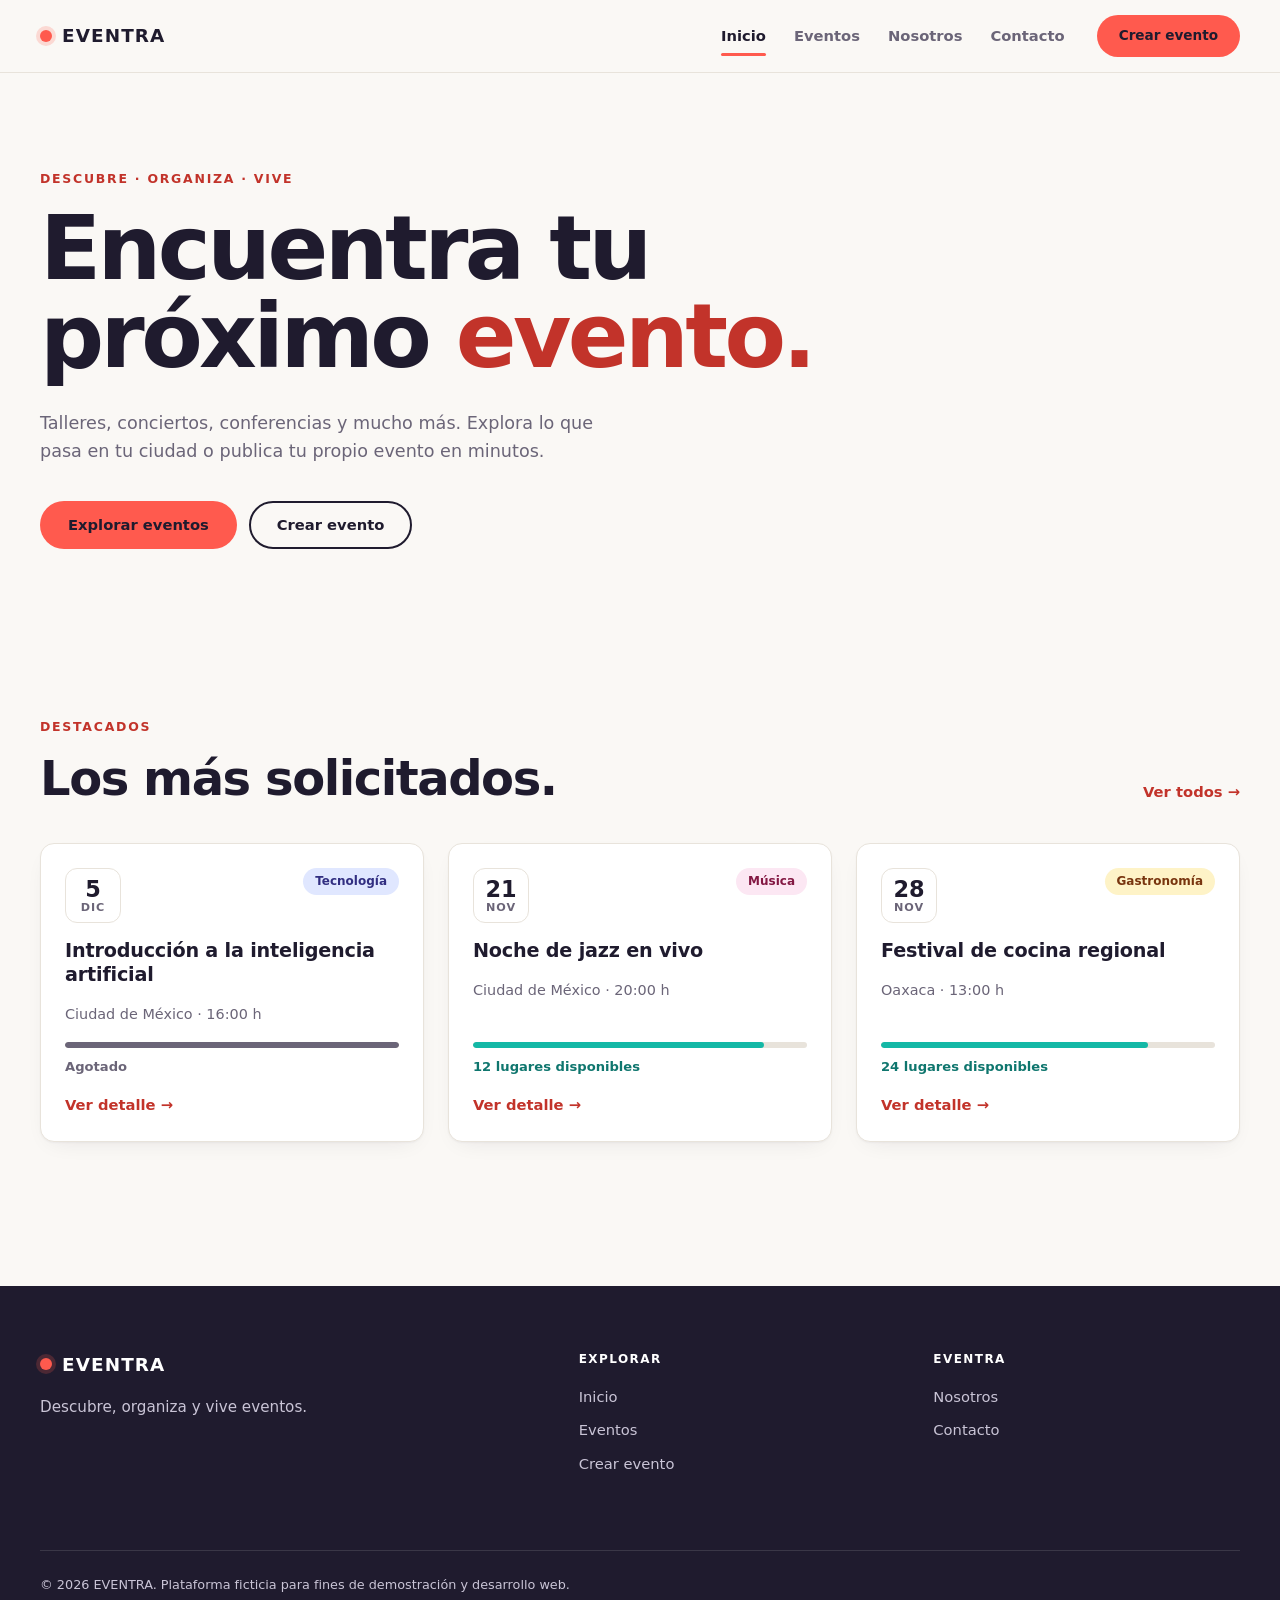
<file: index.html>
<!DOCTYPE html>
<html lang="es">
<head>
    <meta charset="UTF-8">
    <meta name="viewport" content="width=device-width, initial-scale=1.0">
    <title>EVENTRA | Descubre, organiza y vive eventos</title>
    <meta name="description" content="EVENTRA es una plataforma para descubrir eventos, filtrarlos por categoría y ciudad, y publicar los tuyos.">
    <!-- Open Graph -->
    <meta property="og:title" content="EVENTRA | Descubre, organiza y vive eventos">
    <meta property="og:description" content="Descubre eventos, encuentra actividades y publica los tuyos en EVENTRA.">
    <meta property="og:type" content="website">
    <meta property="og:url" content="https://oshlerrch-studio.github.io/eventra/">
    <meta property="og:site_name" content="EVENTRA">
    <meta property="og:locale" content="es_MX">
    <meta property="og:image" content="https://oshlerrch-studio.github.io/eventra/assets/images/og-eventra.png">
    <!-- Favicon -->
    <link rel="icon" type="image/png" href="assets/icons/favicon.png">
    <!-- Estilos -->
    <link rel="stylesheet" href="css/styles.css">
</head>
<body>
    <a class="skip-link" href="#contenido">Saltar al contenido</a>
    <!-- HEADER -->
    <header class="header">
        <div class="header-container">
            <a href="index.html" class="logo">EVENTRA</a>
            <nav class="nav" id="menu" aria-label="Navegación principal">
                <a href="index.html" aria-current="page">Inicio</a>
                <a href="eventos.html">Eventos</a>
                <a href="nosotros.html">Nosotros</a>
                <a href="contacto.html">Contacto</a>
                <a href="crear.html" class="nav-cta">Crear evento</a>
            </nav>
            <a href="crear.html" class="btn btn-primary btn-small header-cta">Crear evento</a>
            <button class="menu-toggle" aria-label="Abrir menú" aria-expanded="false" aria-controls="menu">☰</button>
        </div>
    </header>
    <main id="contenido">
        <section class="hero">
            <p class="eyebrow">Descubre · Organiza · Vive</p>
            <h1>Encuentra tu próximo <span>evento.</span></h1>
            <p class="hero-text">
                Talleres, conciertos, conferencias y mucho más. Explora lo que
                pasa en tu ciudad o publica tu propio evento en minutos.
            </p>
            <div class="hero-actions">
                <a href="eventos.html" class="btn btn-primary">Explorar eventos</a>
                <a href="crear.html" class="btn btn-secondary">Crear evento</a>
            </div>
        </section>
        <section class="section" aria-labelledby="destacados">
            <div class="section-head">
                <div>
                    <p class="eyebrow">Destacados</p>
                    <h2 id="destacados">Los más solicitados.</h2>
                </div>
                <a href="eventos.html" class="text-link">Ver todos →</a>
            </div>
            <!-- Las tarjetas las genera js/inicio.js a partir de js/datos.js -->
            <div class="events-grid" id="eventos-destacados">
                <noscript>
                    <p class="dev-note">Los eventos necesitan JavaScript para mostrarse.</p>
                </noscript>
            </div>
        </section>
    </main>
    <!-- FOOTER -->
    <footer class="footer">
        <div class="footer-container">
            <div class="footer-main">
                <div class="footer-brand">
                    <a href="index.html" class="logo">EVENTRA</a>
                    <p>Descubre, organiza y vive eventos.</p>
                </div>
                <div class="footer-column">
                    <h3>Explorar</h3>
                    <a href="index.html">Inicio</a>
                    <a href="eventos.html">Eventos</a>
                    <a href="crear.html">Crear evento</a>
                </div>
                <div class="footer-column">
                    <h3>EVENTRA</h3>
                    <a href="nosotros.html">Nosotros</a>
                    <a href="contacto.html">Contacto</a>
                </div>
            </div>
            <div class="footer-bottom">
                <p>© 2026 EVENTRA. Plataforma ficticia para fines de demostración y desarrollo web.</p>
            </div>
        </div>
    </footer>
    <script src="js/script.js"></script>
    <script src="js/datos.js"></script>
    <script src="js/storage.js"></script>
    <script src="js/tarjeta.js"></script>
    <script src="js/inicio.js"></script>
</body>
</html>
</file>
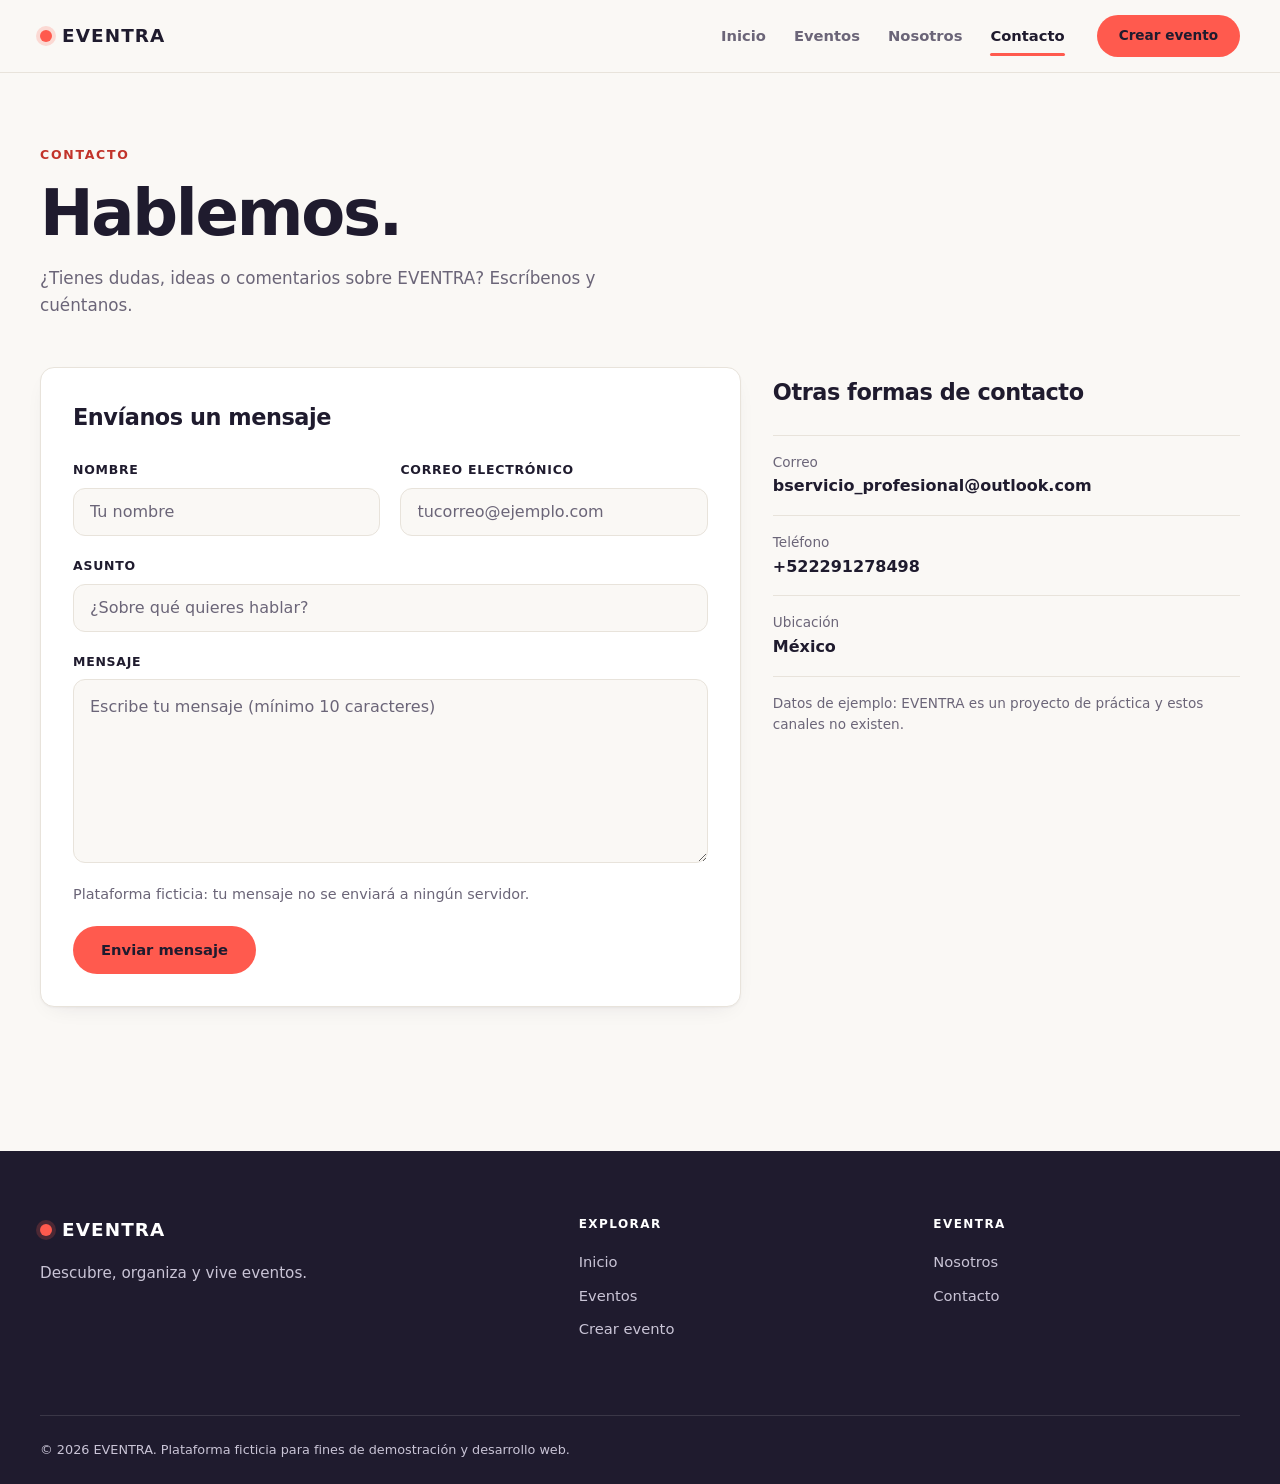
<file: contacto.html>
<!DOCTYPE html>
<html lang="es">
<head>
    <meta charset="UTF-8">
    <meta name="viewport" content="width=device-width, initial-scale=1.0">
    <title>Contacto | EVENTRA</title>
    <meta name="description" content="Escribe al equipo de EVENTRA, una plataforma ficticia de eventos creada como proyecto de práctica.">
     <!-- Open Graph -->
    <meta property="og:title" content="EVENTRA | Descubre, organiza y vive eventos">
    <meta property="og:description" content="Descubre eventos, encuentra actividades y publica los tuyos en EVENTRA.">
    <meta property="og:type" content="website">
    <meta property="og:url" content="https://oshlerrch-studio.github.io/eventra/contacto.html">
    <meta property="og:site_name" content="EVENTRA">
    <meta property="og:locale" content="es_MX">
    <meta property="og:image" content="https://oshlerrch-studio.github.io/eventra/assets/images/og-eventra.png">
    <!-- Favicon -->
    <link rel="icon" href="assets/icons/favicon.png" type="image/png">
    <link rel="stylesheet" href="css/styles.css">
</head>
<body>
    <a class="skip-link" href="#contenido">Saltar al contenido</a>
    <!-- HEADER -->
    <header class="header">
        <div class="header-container">
            <a href="index.html" class="logo">EVENTRA</a>
            <nav class="nav" id="menu" aria-label="Navegación principal">
                <a href="index.html">Inicio</a>
                <a href="eventos.html">Eventos</a>
                <a href="nosotros.html">Nosotros</a>
                <a href="contacto.html" aria-current="page">Contacto</a>
                <a href="crear.html" class="nav-cta">Crear evento</a>
            </nav>
            <a href="crear.html" class="btn btn-primary btn-small header-cta">Crear evento</a>
            <button class="menu-toggle" aria-label="Abrir menú" aria-expanded="false" aria-controls="menu">☰</button>
        </div>
    </header>
    <main id="contenido">
        <section class="page-header">
            <p class="eyebrow">Contacto</p>
            <h1>Hablemos.</h1>
            <p>
                ¿Tienes dudas, ideas o comentarios sobre EVENTRA?
                Escríbenos y cuéntanos.
            </p>
        </section>
        <section class="section contact-layout" style="padding-top: 0;">
            <form class="contact-form" id="form-contacto" novalidate aria-labelledby="titulo-form">
                <h2 id="titulo-form">Envíanos un mensaje</h2>
                <div class="contact-row">
                    <div class="field">
                        <label for="nombre">Nombre</label>
                        <input type="text" id="nombre" name="nombre" autocomplete="name" maxlength="80" placeholder="Tu nombre" required>
                    </div>
                    <div class="field">
                        <label for="correo">Correo electrónico</label>
                        <input type="email" id="correo" name="correo" autocomplete="email" maxlength="120" placeholder="tucorreo@ejemplo.com" required>
                    </div>
                </div>
                <div class="field">
                    <label for="asunto">Asunto</label>
                    <input type="text" id="asunto" name="asunto" maxlength="120" placeholder="¿Sobre qué quieres hablar?" required>
                </div>
                <div class="field">
                    <label for="mensaje">Mensaje</label>
                    <textarea id="mensaje" name="mensaje" rows="6" maxlength="1000" placeholder="Escribe tu mensaje (mínimo 10 caracteres)" required></textarea>
                </div>
                <p class="form-note">
                    Plataforma ficticia: tu mensaje no se enviará a ningún servidor.
                </p>
                <button type="submit" class="btn btn-primary">Enviar mensaje</button>
                <p id="mensaje-contacto" class="form-status" role="status" aria-live="polite"></p>
            </form>
            <aside class="contact-info" aria-labelledby="titulo-info">
                <h2 id="titulo-info">Otras formas de contacto</h2>
                <div class="contact-item">
                    <span>Correo</span>
                    <strong>bservicio_profesional@outlook.com</strong>
                </div>
                <div class="contact-item">
                    <span>Teléfono</span>
                    <strong>+522291278498</strong>
                </div>
                <div class="contact-item">
                    <span>Ubicación</span>
                    <strong>México</strong>
                </div>
                <p class="contact-info-note">
                    Datos de ejemplo: EVENTRA es un proyecto de práctica y estos
                    canales no existen.
                </p>
            </aside>
        </section>
    </main>
    <!-- FOOTER -->
    <footer class="footer">
        <div class="footer-container">
            <div class="footer-main">
                <div class="footer-brand">
                    <a href="index.html" class="logo">EVENTRA</a>
                    <p>Descubre, organiza y vive eventos.</p>
                </div>
                <div class="footer-column">
                    <h3>Explorar</h3>
                    <a href="index.html">Inicio</a>
                    <a href="eventos.html">Eventos</a>
                    <a href="crear.html">Crear evento</a>
                </div>
                <div class="footer-column">
                    <h3>EVENTRA</h3>
                    <a href="nosotros.html">Nosotros</a>
                    <a href="contacto.html">Contacto</a>
                </div>
            </div>
            <div class="footer-bottom">
                <p>© 2026 EVENTRA. Plataforma ficticia para fines de demostración y desarrollo web.</p>
            </div>
        </div>
    </footer>
    <script src="js/script.js"></script>
    <script src="js/contacto.js"></script>
</body>
</html>
</file>
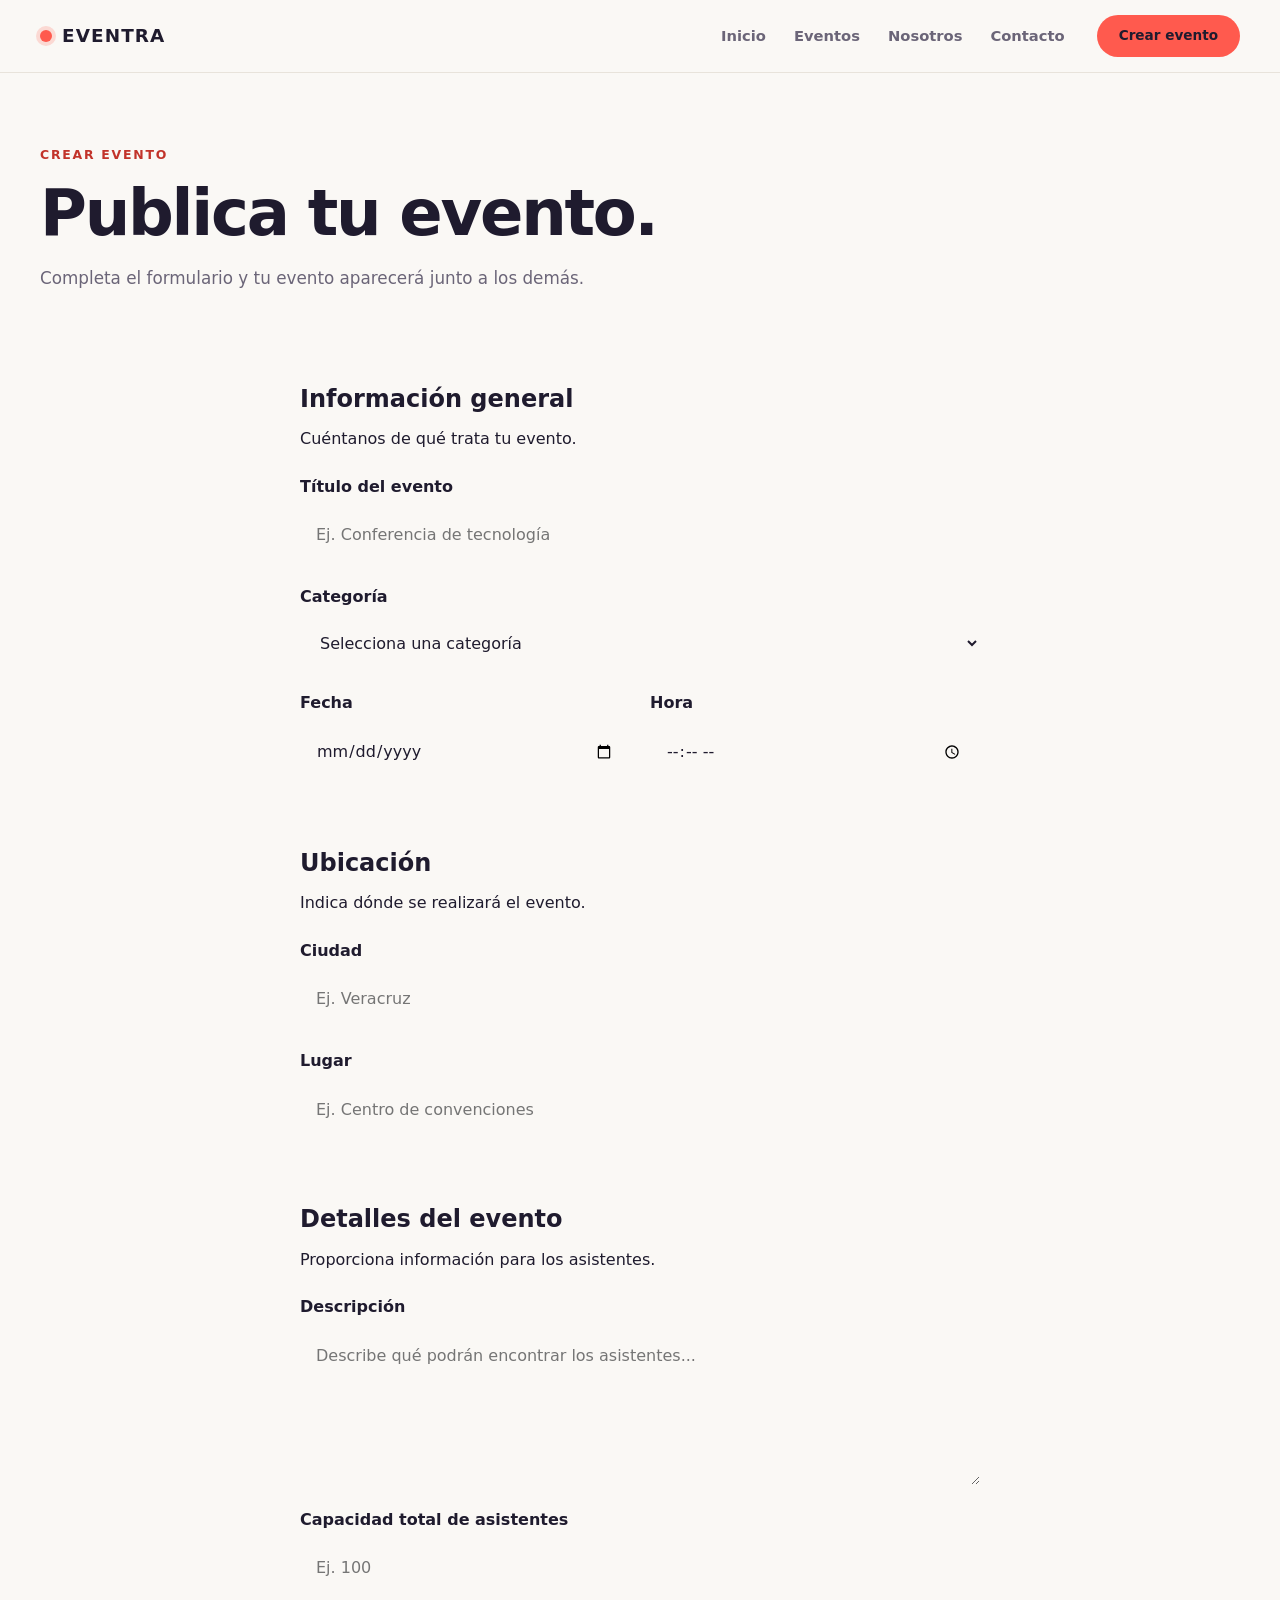
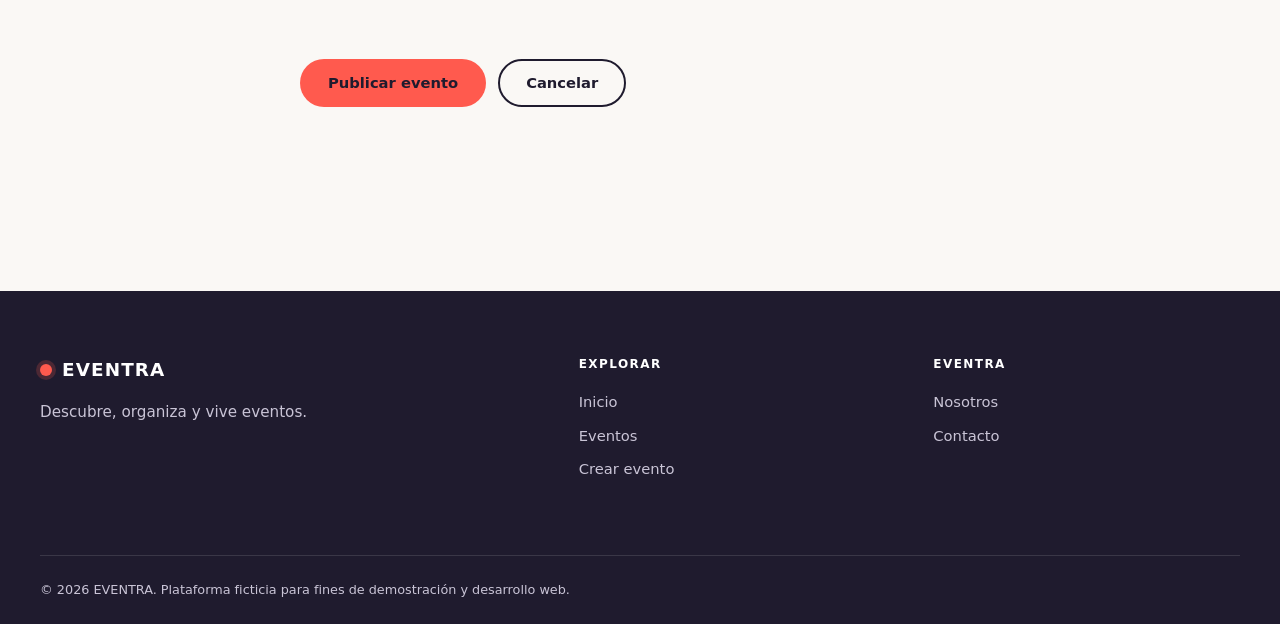
<file: crear.html>
<!DOCTYPE html>
<html lang="es">
<head>
    <meta charset="UTF-8">
    <meta name="viewport" content="width=device-width, initial-scale=1.0">
    <title>Crear evento | EVENTRA</title>
    <meta name="description" content="Publica un evento nuevo en EVENTRA completando un formulario.">
     <!-- Open Graph -->
    <meta property="og:title" content="EVENTRA | Descubre, organiza y vive eventos">
    <meta property="og:description" content="Descubre eventos, encuentra actividades y publica los tuyos en EVENTRA.">
    <meta property="og:type" content="website">
    <meta property="og:url" content="https://oshlerrch-studio.github.io/eventra/crear.html">
    <meta property="og:site_name" content="EVENTRA">
    <meta property="og:locale" content="es_MX">
    <meta property="og:image" content="https://oshlerrch-studio.github.io/eventra/assets/images/og-eventra.png">
    <!-- Favicon -->
    <link rel="icon" href="assets/icons/favicon.png" type="image/png">
    <link rel="stylesheet" href="css/styles.css">
</head>
<body>
    <a class="skip-link" href="#contenido">Saltar al contenido</a>
    <!-- HEADER -->
    <header class="header">
        <div class="header-container">
            <a href="index.html" class="logo">EVENTRA</a>
            <nav class="nav" id="menu" aria-label="Navegación principal">
                <a href="index.html">Inicio</a>
                <a href="eventos.html">Eventos</a>
                <a href="nosotros.html">Nosotros</a>
                <a href="contacto.html">Contacto</a>
                <a href="crear.html" class="nav-cta" aria-current="page">Crear evento</a>
            </nav>
            <a href="crear.html" class="btn btn-primary btn-small header-cta">Crear evento</a>
            <button class="menu-toggle" aria-label="Abrir menú" aria-expanded="false" aria-controls="menu">☰</button>
        </div>
    </header>
    <main id="contenido">
        <section class="page-header">
            <p class="eyebrow">Crear evento</p>
            <h1>Publica tu evento.</h1>
            <p>Completa el formulario y tu evento aparecerá junto a los demás.</p>
        </section>
        <section class="section crear-section">
            <form id="form-crear-evento" class="form-evento">
                 <!-- INFORMACIÓN GENERAL -->
                    <div class="form-section">
                        <div class="form-section-header">
                            <h2>Información general</h2>
                            <p>Cuéntanos de qué trata tu evento.</p>
                        </div>
                        <div class="form-group">
                        <label for="titulo">Título del evento</label>
                        <input
                            type="text"
                            id="titulo"
                            name="titulo"
                            placeholder="Ej. Conferencia de tecnología"
                            required
                            maxlength="100"
                        >
                    </div>
                    <div class="form-group">
                        <label for="categoria">Categoría</label>
                        <select id="categoria" name="categoria" required>
                            <option value="">Selecciona una categoría</option>
                            <option value="tecnologia">Tecnología</option>
                            <option value="musica">Música</option>
                            <option value="deporte">Deporte</option>
                            <option value="gastronomia">Gastronomía</option>
                            <option value="negocios">Negocios</option>
                            <option value="cultura">Cultura</option>
                        </select>
                    </div>
                    <div class="form-row">
                        <div class="form-group">
                            <label for="fecha">Fecha</label>
                            <input
                                type="date"
                                id="fecha"
                                name="fecha"
                                required
                                >
                            </div>
                            <div class="form-group">
                               <label for="hora">Hora</label>
                               <input
                                type="time"
                                id="hora"
                                name="hora"
                                required
                            >
                        </div>
                    </div>
                </div>
                <!-- UBICACIÓN -->
                <div class="form-section">
                    <div class="form-section-header">
                        <h2>Ubicación</h2>
                        <p>Indica dónde se realizará el evento.</p>
                    </div>
                    <div class="form-group">
                        <label for="ciudad">Ciudad</label>
                        <input 
                            type="text"
                            id="ciudad"
                            name="ciudad"
                            placeholder="Ej. Veracruz"
                            required
                            maxlength="80"
                        >
                    </div>
                    <div class="form-group">
                        <label for="lugar">Lugar</label>
                        <input
                            type="text"
                            id="lugar"
                            name="lugar"
                            placeholder="Ej. Centro de convenciones"
                            required
                            maxlength="120"
                        >
                    </div>
                </div>
                <!-- DETALLES -->
                <div class="form-section">
                    <div class="form-section-header">
                        <h2>Detalles del evento</h2>
                        <p>Proporciona información para los asistentes.</p>
                    </div>
                    <div class="form-group">
                        <label for="descripcion">Descripción</label>
                        <textarea
                            id="descripcion"
                            name="descripcion"
                            rows="5"
                            placeholder="Describe qué podrán encontrar los asistentes..."
                            required
                            maxlength="1000"
                        ></textarea>
                    </div>
                    <div class="form-group">
                        <label for="cupos">Capacidad total de asistentes</label>
                        <input
                            type="number"
                            id="cupos"
                            name="cupos"
                            min="1"
                            max="10000"
                            placeholder="Ej. 100"
                            required
                        >
                    </div>
                </div>
                <!-- ACCIONES -->
                <p id="mensaje-formulario" class="mensaje-formulario"
                   role="status" aria-live="polite"></p>
                <div class="form-actions">
                    <button type="submit" class="btn btn-primary">
                        Publicar evento
                    </button>
                    <a href="eventos.html" class="btn btn-secondary">
                        Cancelar
                    </a>
                </div>
            </form>
        </section>
    </main>
    <!-- FOOTER -->
    <footer class="footer">
        <div class="footer-container">
            <div class="footer-main">
                <div class="footer-brand">
                    <a href="index.html" class="logo">EVENTRA</a>
                    <p>Descubre, organiza y vive eventos.</p>
                </div>
                <div class="footer-column">
                    <h3>Explorar</h3>
                    <a href="index.html">Inicio</a>
                    <a href="eventos.html">Eventos</a>
                    <a href="crear.html">Crear evento</a>
                </div>
                <div class="footer-column">
                    <h3>EVENTRA</h3>
                    <a href="nosotros.html">Nosotros</a>
                    <a href="contacto.html">Contacto</a>
                </div>
            </div>
            <div class="footer-bottom">
                <p>© 2026 EVENTRA. Plataforma ficticia para fines de demostración y desarrollo web.</p>
            </div>
        </div>
    </footer>
    <script src="js/script.js"></script>
    <script src="js/datos.js"></script>
    <script src="js/storage.js"></script>
    <script src="js/crear.js"></script>
</body>
</html>
</file>
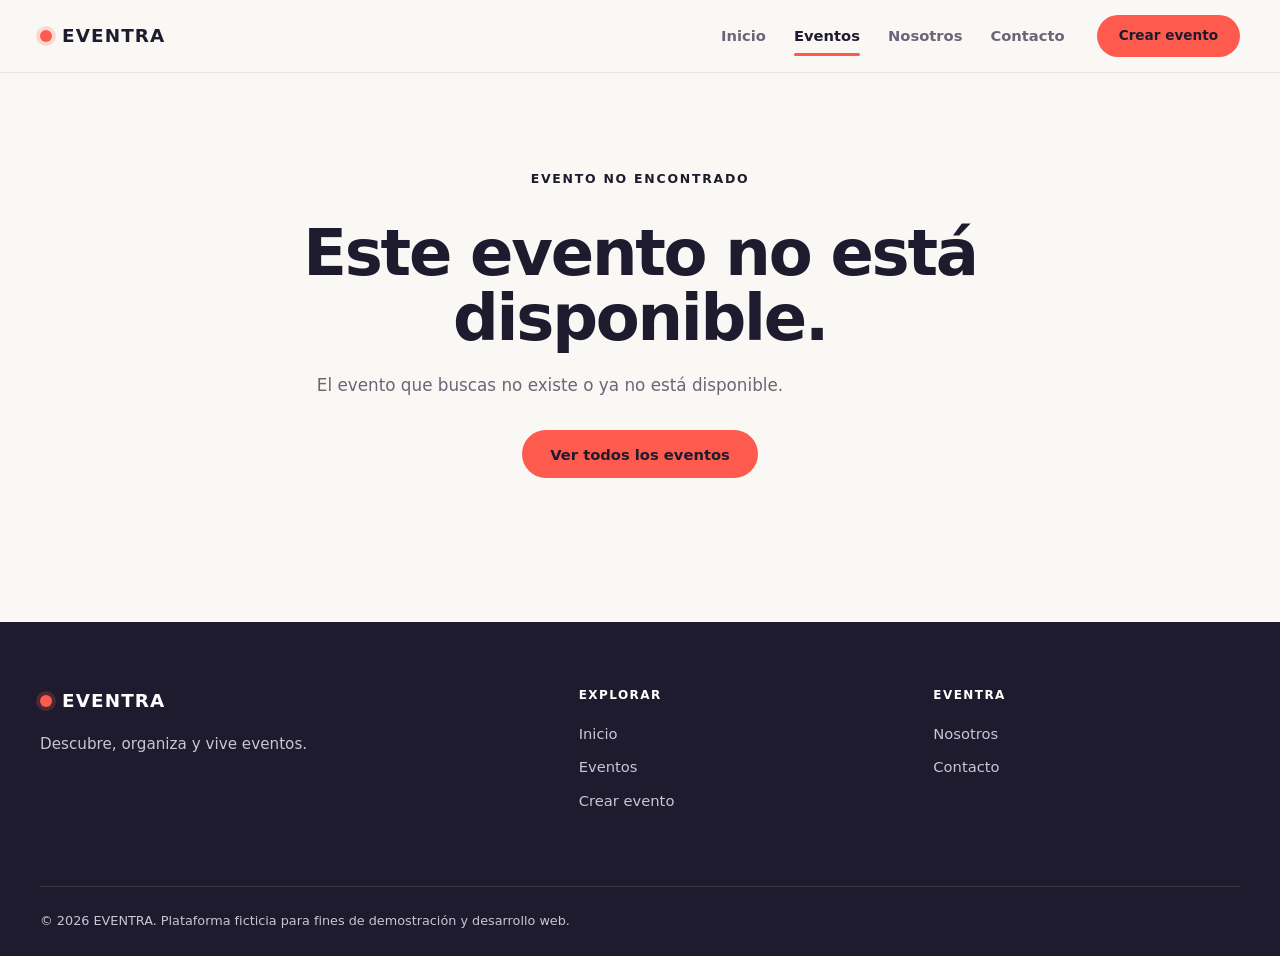
<file: evento.html>
<!DOCTYPE html>
<html lang="es">
<head>
    <meta charset="UTF-8">
    <meta name="viewport" content="width=device-width, initial-scale=1.0">
    <title>Evento | EVENTRA</title>
    <meta name="description" content="Información completa de un evento en EVENTRA.">
     <!-- Open Graph -->
    <meta property="og:title" content="EVENTRA | Descubre, organiza y vive eventos">
    <meta property="og:description" content="Descubre eventos, encuentra actividades y publica los tuyos en EVENTRA.">
    <meta property="og:type" content="website">
    <meta property="og:url" content="https://oshlerrch-studio.github.io/eventra/evento.html">
    <meta property="og:site_name" content="EVENTRA">
    <meta property="og:locale" content="es_MX">
    <meta property="og:image" content="https://oshlerrch-studio.github.io/eventra/assets/images/og-eventra.png">
    <!-- Favicon -->
    <link rel="icon" href="assets/icons/favicon.png" type="image/png">
    <link rel="stylesheet" href="css/styles.css">
</head>
<body>
    <a class="skip-link" href="#contenido">Saltar al contenido</a>
    <!-- HEADER -->
    <header class="header">
        <div class="header-container">
            <a href="index.html" class="logo">EVENTRA</a>
            <nav class="nav" id="menu" aria-label="Navegación principal">
                <a href="index.html">Inicio</a>
                <a href="eventos.html" aria-current="page">Eventos</a>
                <a href="nosotros.html">Nosotros</a>
                <a href="contacto.html">Contacto</a>
                <a href="crear.html" class="nav-cta">Crear evento</a>
            </nav>
            <a href="crear.html" class="btn btn-primary btn-small header-cta">Crear evento</a>
            <button class="menu-toggle" aria-label="Abrir menú" aria-expanded="false" aria-controls="menu">☰</button>
        </div>
    </header>
    <main id="contenido">
        <!-- Se muestra solo si el id de la URL no existe -->
        <div id="evento-error" class="evento-error" hidden>
            <p class="eyebrow">Evento no encontrado</p>
            <h1>Este evento no está disponible.</h1>
            <p>
                El evento que buscas no existe o ya no está disponible.
            </p>
            <a href="eventos.html" class="btn btn-primary">
                Ver todos los eventos
            </a>
        </div>
        <!-- hidden: evento.js lo muestra cuando encuentra el evento -->
        <section class="evento-detalle" hidden>
            <a href="eventos.html" class="text-link evento-volver">← Todos los eventos</a>
            <div class="evento-detalle-header">
                <span id="evento-categoria" class="badge"></span>
                <h1 id="evento-titulo"></h1>
                <div class="evento-meta">
                    <span id="evento-fecha"></span>
                    <span id="evento-hora"></span>
                    <span id="evento-ciudad"></span>
                </div>
            </div>
            <div class="evento-detalle-grid">
                <div class="evento-detalle-principal">
                    <div
                        id="evento-imagen"
                        class="evento-imagen"
                        aria-hidden="true"
                    ></div>
                    <div class="evento-descripcion">
                        <h2>Sobre este evento</h2>
                        <p id="evento-descripcion"></p>
                    </div>
                </div>
                <aside class="evento-info">
                    <h2>Información</h2>
                    <div class="evento-info-item">
                        <span>Lugar</span>
                        <strong id="evento-lugar"></strong>
                    </div>
                    <div class="evento-info-item">
                        <span>Cupos disponibles</span>
                        <strong id="evento-cupos"></strong>
                    </div>
                    <button
                        type="button"
                        class="btn btn-primary"
                        id="btn-registro"
                    >
                        Registrarme
                    </button>
                </aside>
            </div>
        </section>
    </main>
    <!-- FOOTER -->
    <footer class="footer">
        <div class="footer-container">
            <div class="footer-main">
                <div class="footer-brand">
                    <a href="index.html" class="logo">EVENTRA</a>
                    <p>Descubre, organiza y vive eventos.</p>
                </div>
                <div class="footer-column">
                    <h3>Explorar</h3>
                    <a href="index.html">Inicio</a>
                    <a href="eventos.html">Eventos</a>
                    <a href="crear.html">Crear evento</a>
                </div>
                <div class="footer-column">
                    <h3>EVENTRA</h3>
                    <a href="nosotros.html">Nosotros</a>
                    <a href="contacto.html">Contacto</a>
                </div>
            </div>
            <div class="footer-bottom">
                <p>© 2026 EVENTRA. Plataforma ficticia para fines de demostración y desarrollo web.</p>
            </div>
        </div>
    </footer>
    <script src="js/script.js"></script>
    <script src="js/datos.js"></script>
    <script src="js/storage.js"></script>
    <script src="js/evento.js"></script>
</body>
</html>
</file>
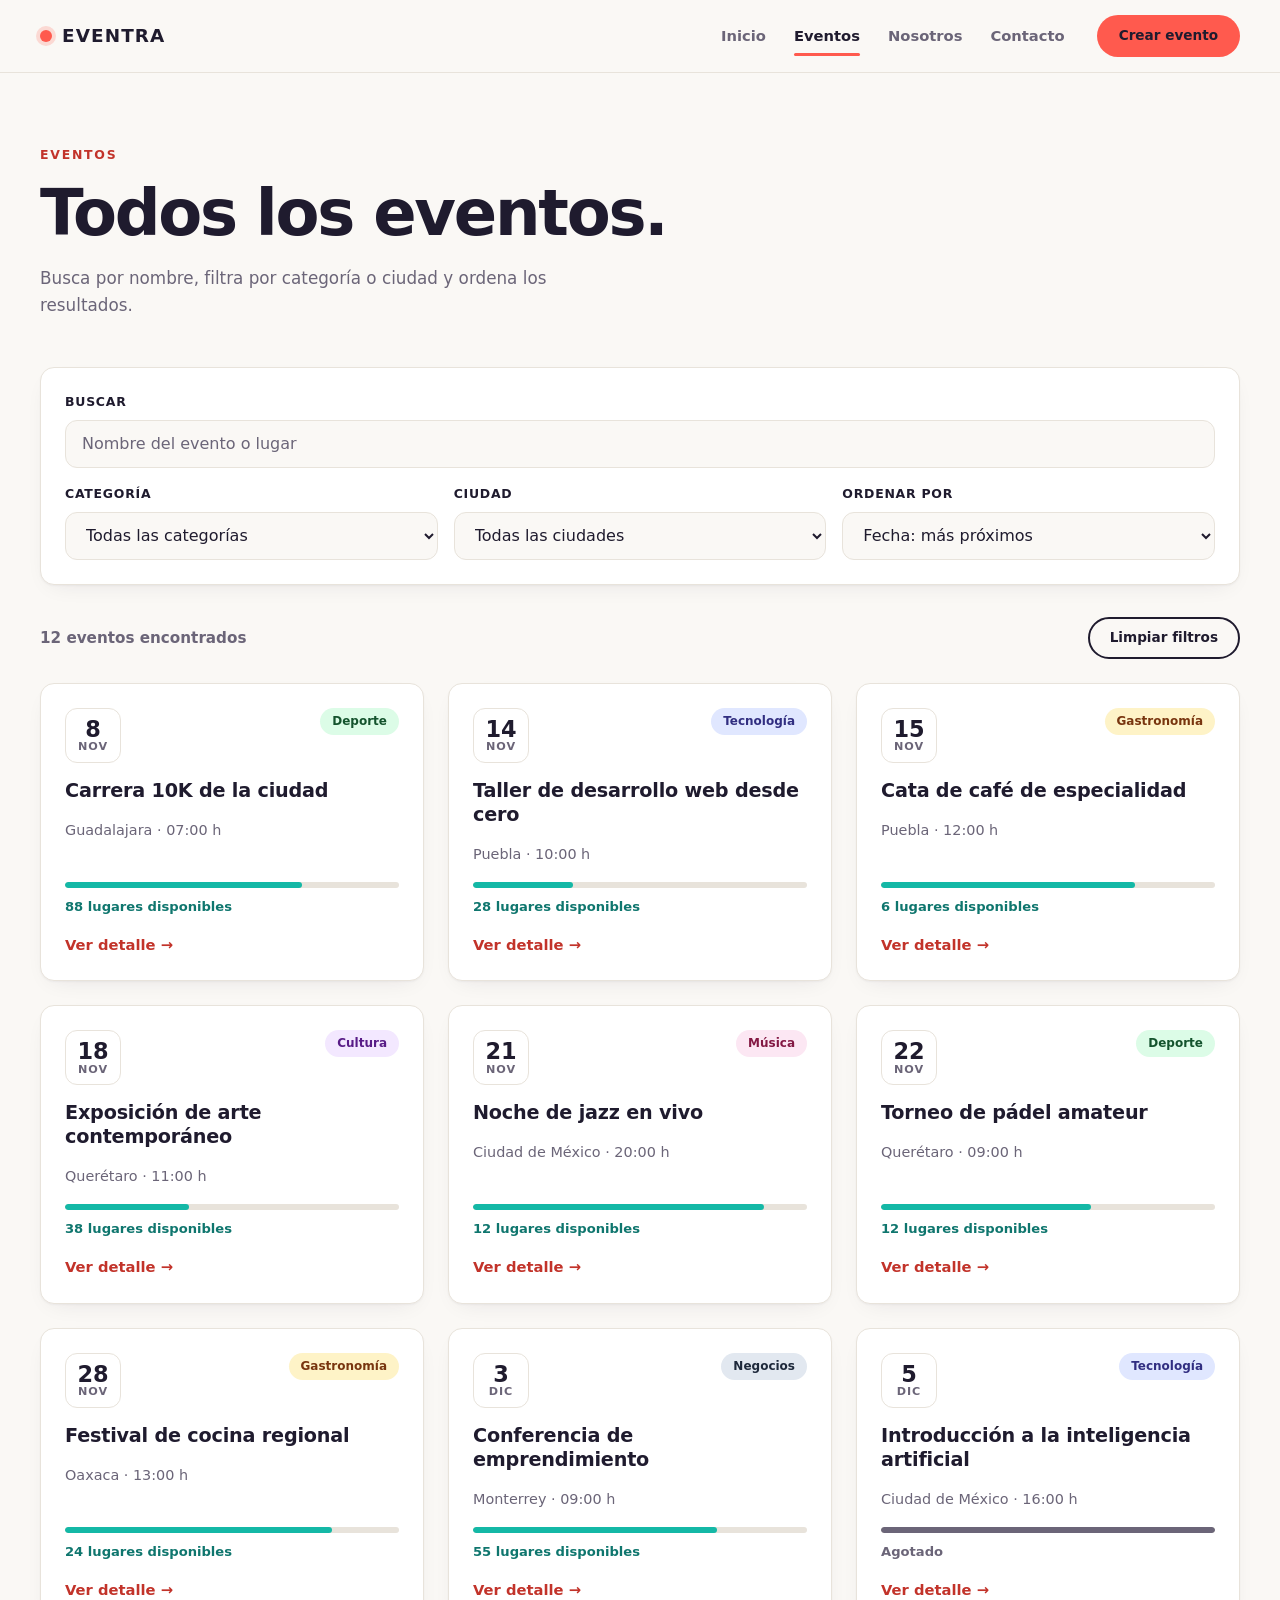
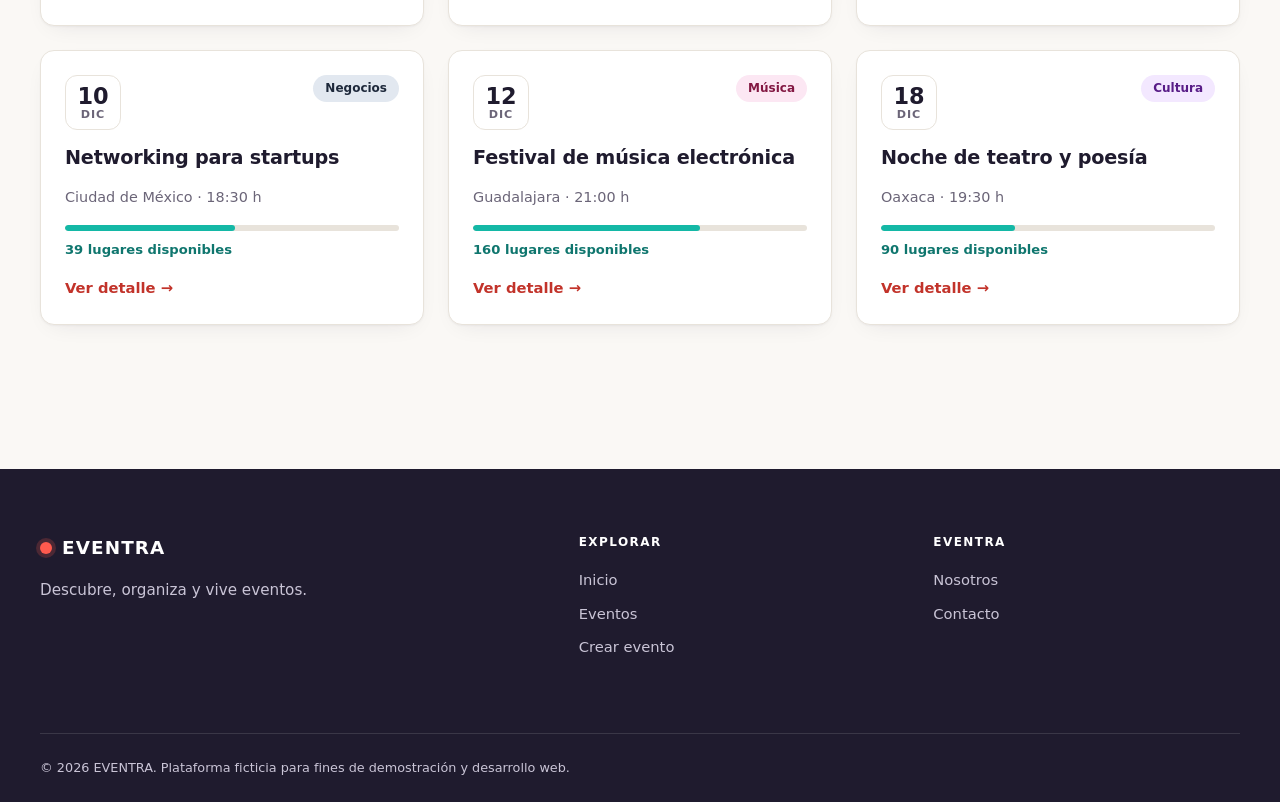
<file: eventos.html>
<!DOCTYPE html>
<html lang="es">
<head>
    <meta charset="UTF-8">
    <meta name="viewport" content="width=device-width, initial-scale=1.0">
    <title>Eventos | EVENTRA</title>
    <meta name="description" content="Explora, busca y filtra todos los eventos disponibles en EVENTRA por categoría, ciudad y fecha.">
     <!-- Open Graph -->
    <meta property="og:title" content="EVENTRA | Descubre, organiza y vive eventos">
    <meta property="og:description" content="Descubre eventos, encuentra actividades y publica los tuyos en EVENTRA.">
    <meta property="og:type" content="website">
    <meta property="og:url" content="https://oshlerrch-studio.github.io/eventra/eventos.html">
    <meta property="og:site_name" content="EVENTRA">
    <meta property="og:locale" content="es_MX">
    <meta property="og:image" content="https://oshlerrch-studio.github.io/eventra/assets/images/og-eventra.png">
    <!-- Favicon -->
    <link rel="icon" href="assets/icons/favicon.png" type="image/png">
    <link rel="stylesheet" href="css/styles.css">
</head>
<body>
    <a class="skip-link" href="#contenido">Saltar al contenido</a>
    <!-- HEADER -->
    <header class="header">
        <div class="header-container">
            <a href="index.html" class="logo">EVENTRA</a>
            <nav class="nav" id="menu" aria-label="Navegación principal">
                <a href="index.html">Inicio</a>
                <a href="eventos.html" aria-current="page">Eventos</a>
                <a href="nosotros.html">Nosotros</a>
                <a href="contacto.html">Contacto</a>
                <a href="crear.html" class="nav-cta">Crear evento</a>
            </nav>
            <a href="crear.html" class="btn btn-primary btn-small header-cta">Crear evento</a>
            <button class="menu-toggle" aria-label="Abrir menú" aria-expanded="false" aria-controls="menu">☰</button>
        </div>
    </header>
    <main id="contenido">
        <section class="page-header">
            <p class="eyebrow">Eventos</p>
            <h1>Todos los eventos.</h1>
            <p>Busca por nombre, filtra por categoría o ciudad y ordena los resultados.</p>
        </section>
        <section class="section" style="padding-top: 0;" aria-label="Búsqueda y resultados">
            <form class="filters" id="filtros" role="search" aria-label="Buscar eventos" novalidate>
                <div class="field field--search">
                    <label for="busqueda">Buscar</label>
                    <input type="search" id="busqueda" name="busqueda" placeholder="Nombre del evento o lugar" autocomplete="off">
                </div>
                <div class="field">
                    <label for="categoria">Categoría</label>
                    <select id="categoria" name="categoria">
                        <option value="todas">Todas las categorías</option>
                    </select>
                </div>
                <div class="field">
                    <label for="ciudad">Ciudad</label>
                    <select id="ciudad" name="ciudad">
                        <option value="todas">Todas las ciudades</option>
                    </select>
                </div>
                <div class="field">
                    <label for="orden">Ordenar por</label>
                    <select id="orden" name="orden">
                        <option value="fecha-asc">Fecha: más próximos</option>
                        <option value="fecha-desc">Fecha: más lejanos</option>
                        <option value="lugares">Más lugares disponibles</option>
                        <option value="nombre">Nombre (A–Z)</option>
                    </select>
                </div>
            </form>
            <div class="results-bar">
                <p id="contador" class="results-count" role="status" aria-live="polite"></p>
                <button type="button" class="btn btn-secondary btn-small" id="limpiar">Limpiar filtros</button>
            </div>
            <!-- Las tarjetas las genera js/eventos.js -->
            <div class="events-grid" id="lista-eventos">
                <noscript>
                    <p class="dev-note">Los eventos necesitan JavaScript para mostrarse.</p>
                </noscript>
            </div>
            <div class="empty-state" id="sin-resultados" hidden>
                <h2>No encontramos eventos con esos filtros.</h2>
                <p>Prueba con otra palabra, otra categoría u otra ciudad.</p>
                <button type="button" class="btn btn-primary" id="limpiar-vacio">Ver todos los eventos</button>
            </div>
        </section>
    </main>
    <!-- FOOTER -->
    <footer class="footer">
        <div class="footer-container">
            <div class="footer-main">
                <div class="footer-brand">
                    <a href="index.html" class="logo">EVENTRA</a>
                    <p>Descubre, organiza y vive eventos.</p>
                </div>
                <div class="footer-column">
                    <h3>Explorar</h3>
                    <a href="index.html">Inicio</a>
                    <a href="eventos.html">Eventos</a>
                    <a href="crear.html">Crear evento</a>
                </div>
                <div class="footer-column">
                    <h3>EVENTRA</h3>
                    <a href="nosotros.html">Nosotros</a>
                    <a href="contacto.html">Contacto</a>
                </div>
            </div>
            <div class="footer-bottom">
                <p>© 2026 EVENTRA. Plataforma ficticia para fines de demostración y desarrollo web.</p>
            </div>
        </div>
    </footer>
    <script src="js/script.js"></script>
    <script src="js/datos.js"></script>
    <script src="js/storage.js"></script>
    <script src="js/tarjeta.js"></script>
    <script src="js/eventos.js"></script>
</body>
</html>
</file>
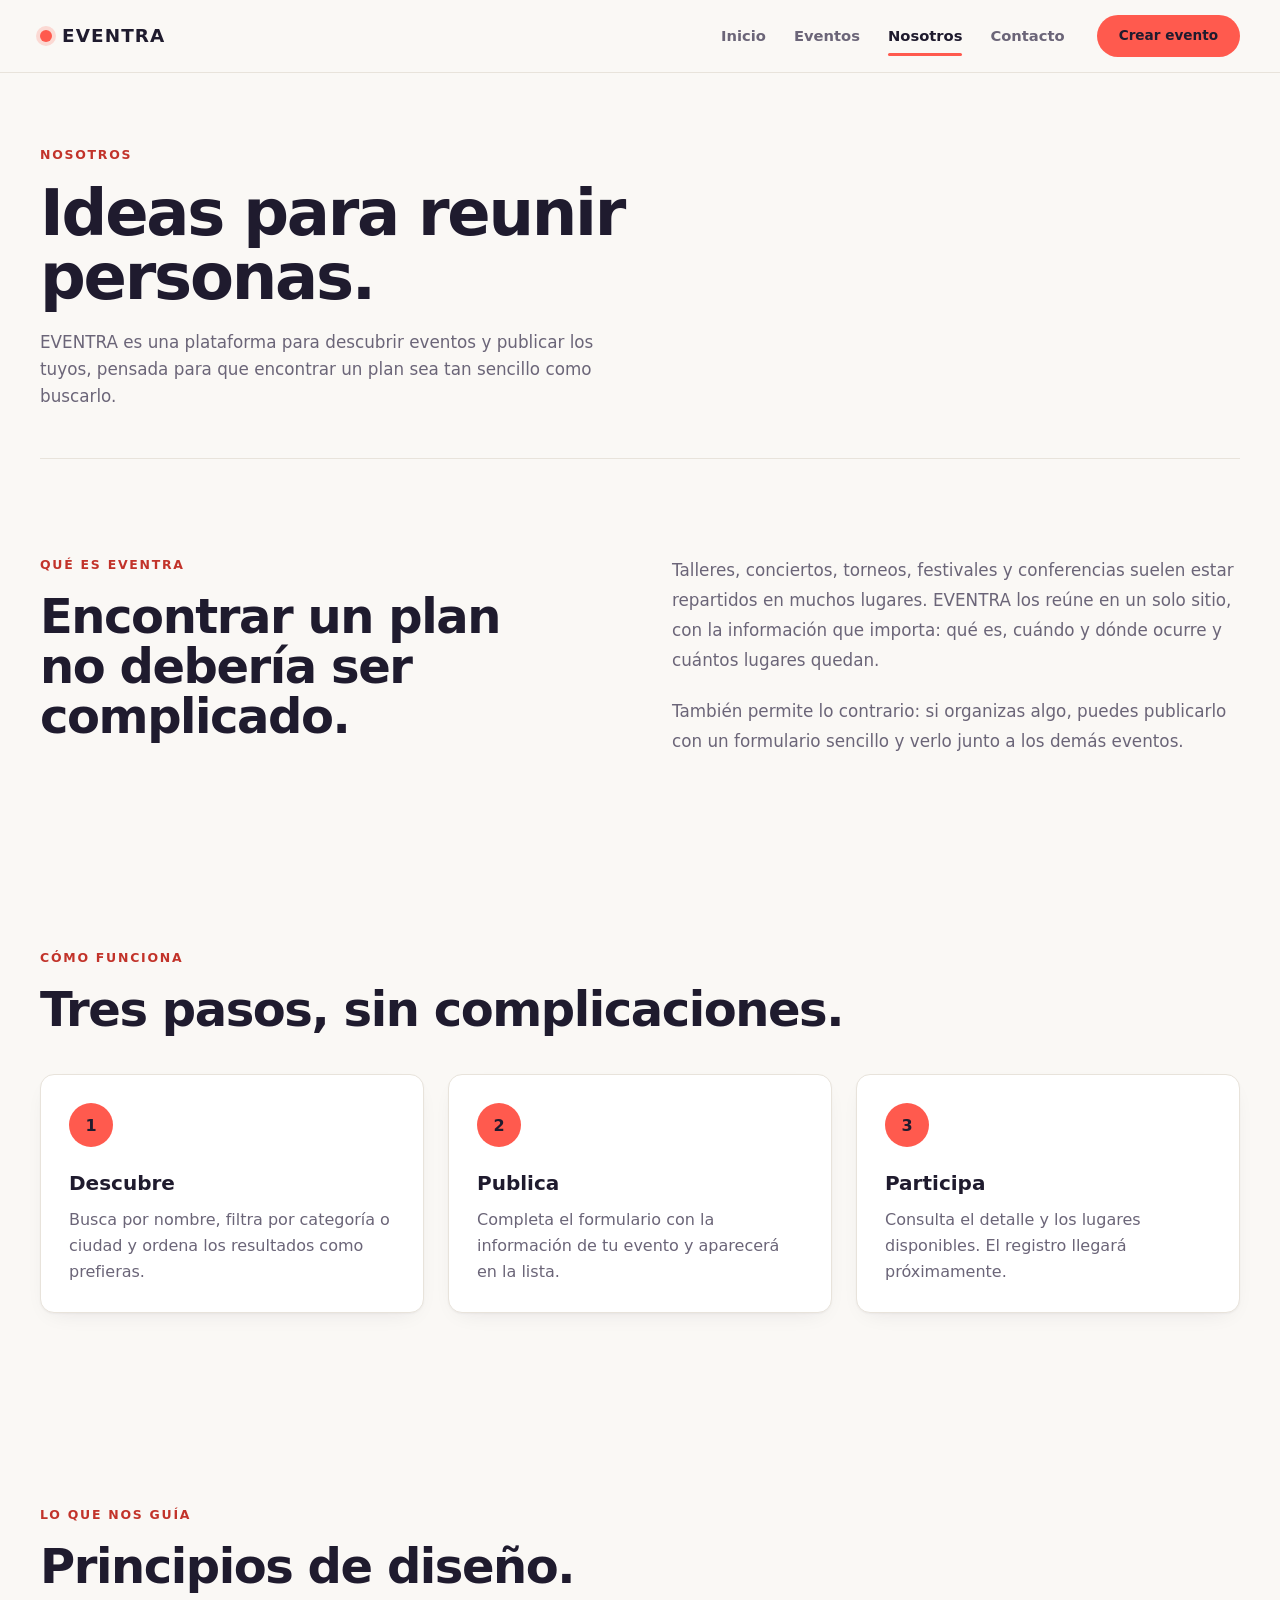
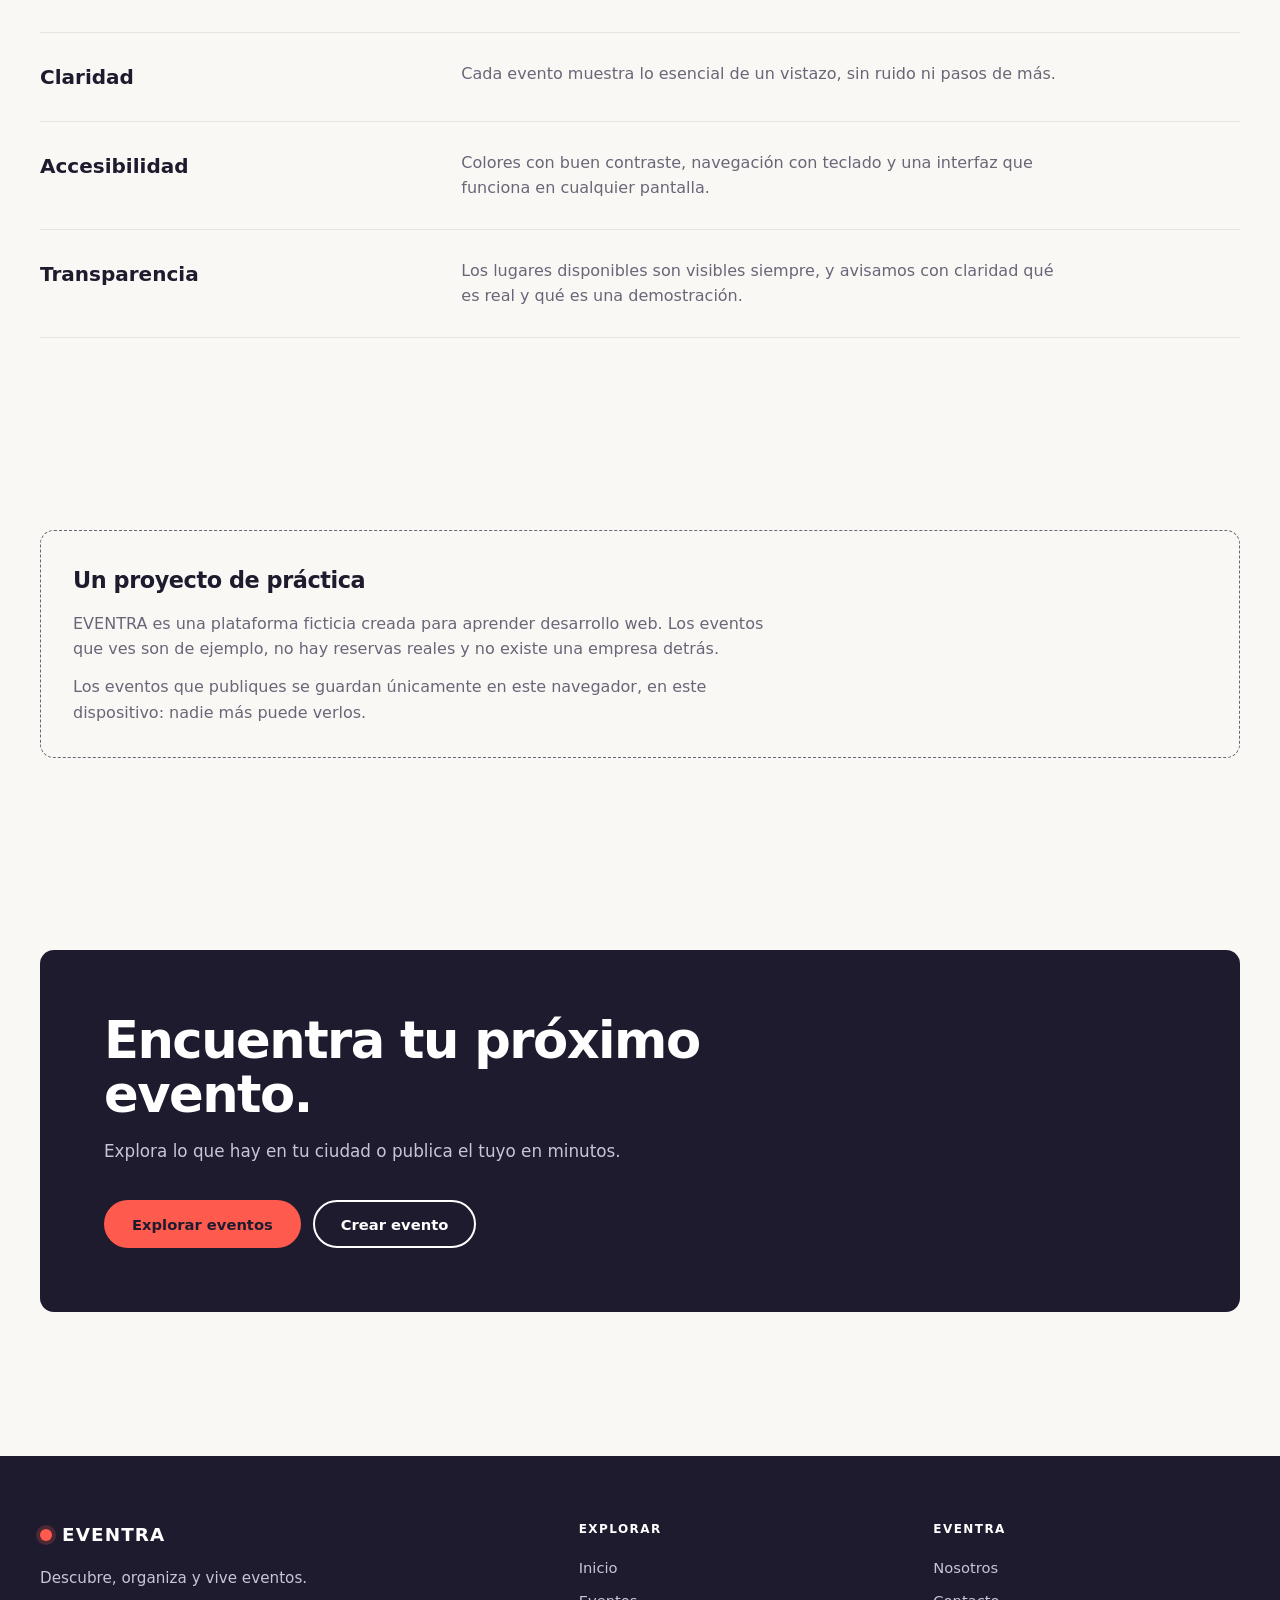
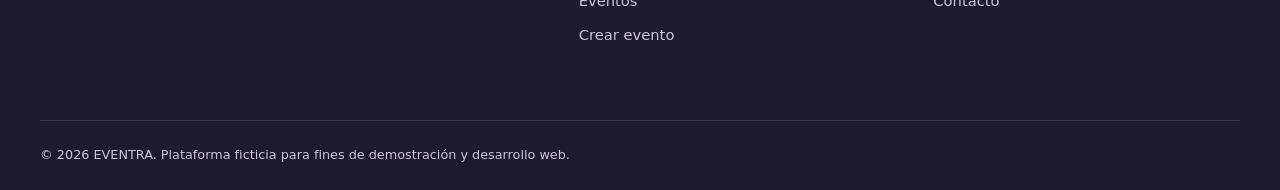
<file: nosotros.html>
<!DOCTYPE html>
<html lang="es">
<head>
    <meta charset="UTF-8">
    <meta name="viewport" content="width=device-width, initial-scale=1.0">
    <title>Nosotros | EVENTRA</title>
    <meta name="description" content="Conoce EVENTRA, una plataforma ficticia para descubrir y publicar eventos, creada como proyecto de práctica de desarrollo web.">
     <!-- Open Graph -->
    <meta property="og:title" content="EVENTRA | Descubre, organiza y vive eventos">
    <meta property="og:description" content="Descubre eventos, encuentra actividades y publica los tuyos en EVENTRA.">
    <meta property="og:type" content="website">
    <meta property="og:url" content="https://oshlerrch-studio.github.io/eventra/nosotros.html">
    <meta property="og:site_name" content="EVENTRA">
    <meta property="og:locale" content="es_MX">
    <meta property="og:image" content="https://oshlerrch-studio.github.io/eventra/assets/images/og-eventra.png">
    <!-- Favicon -->
    <link rel="icon" href="assets/icons/favicon.png" type="image/png">
    <link rel="stylesheet" href="css/styles.css">
</head>
<body>
    <a class="skip-link" href="#contenido">Saltar al contenido</a>
    <!-- HEADER -->
    <header class="header">
        <div class="header-container">
            <a href="index.html" class="logo">EVENTRA</a>
            <nav class="nav" id="menu" aria-label="Navegación principal">
                <a href="index.html">Inicio</a>
                <a href="eventos.html">Eventos</a>
                <a href="nosotros.html" aria-current="page">Nosotros</a>
                <a href="contacto.html">Contacto</a>
                <a href="crear.html" class="nav-cta">Crear evento</a>
            </nav>
            <a href="crear.html" class="btn btn-primary btn-small header-cta">Crear evento</a>
            <button class="menu-toggle" aria-label="Abrir menú" aria-expanded="false" aria-controls="menu">☰</button>
        </div>
    </header>
    <main id="contenido">
        <section class="page-header">
            <p class="eyebrow">Nosotros</p>
            <h1>Ideas para reunir personas.</h1>
            <p>
                EVENTRA es una plataforma para descubrir eventos y publicar los tuyos,
                pensada para que encontrar un plan sea tan sencillo como buscarlo.
            </p>
        </section>
        <section class="section about-split" aria-labelledby="que-es">
            <div>
                <p class="eyebrow">Qué es EVENTRA</p>
                <h2 id="que-es">Encontrar un plan no debería ser complicado.</h2>
            </div>
            <div class="about-text">
                <p>
                    Talleres, conciertos, torneos, festivales y conferencias suelen estar
                    repartidos en muchos lugares. EVENTRA los reúne en un solo sitio, con
                    la información que importa: qué es, cuándo y dónde ocurre y cuántos
                    lugares quedan.
                </p>
                <p>
                    También permite lo contrario: si organizas algo, puedes publicarlo
                    con un formulario sencillo y verlo junto a los demás eventos.
                </p>
            </div>
        </section>
        <section class="section" aria-labelledby="como-funciona">
            <div class="section-head">
                <div>
                    <p class="eyebrow">Cómo funciona</p>
                    <h2 id="como-funciona">Tres pasos, sin complicaciones.</h2>
                </div>
            </div>
            <div class="steps">
                <article class="step">
                    <span class="step-number" aria-hidden="true">1</span>
                    <h3>Descubre</h3>
                    <p>Busca por nombre, filtra por categoría o ciudad y ordena los resultados como prefieras.</p>
                </article>
                <article class="step">
                    <span class="step-number" aria-hidden="true">2</span>
                    <h3>Publica</h3>
                    <p>Completa el formulario con la información de tu evento y aparecerá en la lista.</p>
                </article>
                <article class="step">
                    <span class="step-number" aria-hidden="true">3</span>
                    <h3>Participa</h3>
                    <p>Consulta el detalle y los lugares disponibles. El registro llegará próximamente.</p>
                </article>
            </div>
        </section>
        <section class="section" aria-labelledby="valores">
            <div class="section-head">
                <div>
                    <p class="eyebrow">Lo que nos guía</p>
                    <h2 id="valores">Principios de diseño.</h2>
                </div>
            </div>
            <div class="values">
                <div class="value-item">
                    <h3>Claridad</h3>
                    <p>Cada evento muestra lo esencial de un vistazo, sin ruido ni pasos de más.</p>
                </div>
                <div class="value-item">
                    <h3>Accesibilidad</h3>
                    <p>Colores con buen contraste, navegación con teclado y una interfaz que funciona en cualquier pantalla.</p>
                </div>
                <div class="value-item">
                    <h3>Transparencia</h3>
                    <p>Los lugares disponibles son visibles siempre, y avisamos con claridad qué es real y qué es una demostración.</p>
                </div>
            </div>
        </section>
        <section class="section" aria-labelledby="proyecto">
            <div class="about-note">
                <h2 id="proyecto">Un proyecto de práctica</h2>
                <p>
                    EVENTRA es una plataforma ficticia creada para aprender desarrollo web.
                    Los eventos que ves son de ejemplo, no hay reservas reales y no existe
                    una empresa detrás.
                </p>
                <p>
                    Los eventos que publiques se guardan únicamente en este navegador,
                    en este dispositivo: nadie más puede verlos.
                </p>
            </div>
        </section>
        <section class="section" aria-labelledby="cta-titulo">
            <div class="cta-band">
                <h2 id="cta-titulo">Encuentra tu próximo evento.</h2>
                <p>Explora lo que hay en tu ciudad o publica el tuyo en minutos.</p>
                <div class="hero-actions">
                    <a href="eventos.html" class="btn btn-primary">Explorar eventos</a>
                    <a href="crear.html" class="btn btn-secondary">Crear evento</a>
                </div>
            </div>
        </section>
    </main>
    <!-- FOOTER -->
    <footer class="footer">
        <div class="footer-container">
            <div class="footer-main">
                <div class="footer-brand">
                    <a href="index.html" class="logo">EVENTRA</a>
                    <p>Descubre, organiza y vive eventos.</p>
                </div>
                <div class="footer-column">
                    <h3>Explorar</h3>
                    <a href="index.html">Inicio</a>
                    <a href="eventos.html">Eventos</a>
                    <a href="crear.html">Crear evento</a>
                </div>
                <div class="footer-column">
                    <h3>EVENTRA</h3>
                    <a href="nosotros.html">Nosotros</a>
                    <a href="contacto.html">Contacto</a>
                </div>
            </div>
            <div class="footer-bottom">
                <p>© 2026 EVENTRA. Plataforma ficticia para fines de demostración y desarrollo web.</p>
            </div>
        </div>
    </footer>
    <script src="js/script.js"></script>
</body>
</html>
</file>
<file: css/styles.css>
/* =========================================================
   EVENTRA — STYLESHEET
   Orden:
   1. Variables        6. Botones
   2. Reset            7. Etiquetas (badges)
   3. Base             8. Tarjeta de evento
   4. Header           9. Footer
   5. Secciones       10. Responsive (1024 / 768 / 480)
   ========================================================= */
/* ---------------------------------------------------------
   1. VARIABLES
   Contrastes verificados contra el fondo (WCAG AA = 4.5):
   ink 15.8 · muted 5.3 · accent-dark 5.2 · teal-dark 5.2
   El coral (--accent) se usa como FONDO con texto oscuro.
   El verde azulado claro (--teal) solo es decorativo.
   --------------------------------------------------------- */
:root {
    --bg: #FAF8F5;
    --surface: #FFFFFF;
    --ink: #1F1B2E;
    --muted: #6B6578;
    --line: #E8E3DB;
    --accent: #FF5A4E;
    --accent-dark: #C2332A;
    --teal: #14B8A6;
    --teal-dark: #0F766E;
    --radius: 14px;
    --radius-pill: 999px;
    --shadow: 0 1px 2px rgba(31, 27, 46, 0.04), 0 8px 24px -12px rgba(31, 27, 46, 0.12);
    --max-width: 1200px;
    --header-height: 72px;
}
/* ---------------------------------------------------------
   2. RESET
   --------------------------------------------------------- */
*,
*::before,
*::after {
    margin: 0;
    padding: 0;
    box-sizing: border-box;
}
/* ---------------------------------------------------------
   3. BASE
   --------------------------------------------------------- */
html {
    scroll-behavior: smooth;
    scroll-padding-top: var(--header-height);
}
body {
    background: var(--bg);
    color: var(--ink);
    font-family: system-ui, -apple-system, "Segoe UI", Roboto, Arial, sans-serif;
    line-height: 1.6;
}
a {
    color: inherit;
    text-decoration: none;
}
ul {
    list-style: none;
}
img {
    display: block;
    max-width: 100%;
}
/* Foco visible para quien navega con teclado */
:focus-visible {
    outline: 3px solid var(--ink);
    outline-offset: 3px;
    border-radius: 4px;
}
/* Enlace para saltar el menú (solo aparece al enfocarlo) */
.skip-link {
    position: absolute;
    top: -100px;
    left: 16px;
    z-index: 2000;
    padding: 10px 16px;
    background: var(--ink);
    color: #fff;
    border-radius: 8px;
    font-weight: 600;
}
.skip-link:focus {
    top: 12px;
}
.container {
    width: min(100% - 48px, var(--max-width));
    margin-inline: auto;
}
/* ---------------------------------------------------------
   4. HEADER
   --------------------------------------------------------- */
.header {
    position: sticky;
    top: 0;
    z-index: 1000;
    background: rgba(250, 248, 245, 0.92);
    backdrop-filter: blur(12px);
    -webkit-backdrop-filter: blur(12px);
    border-bottom: 1px solid var(--line);
}
.header-container {
    width: min(100% - 48px, var(--max-width));
    min-height: var(--header-height);
    margin-inline: auto;
    display: flex;
    align-items: center;
    justify-content: space-between;
    gap: 32px;
}
.logo {
    display: inline-flex;
    align-items: center;
    gap: 10px;
    font-size: 1.15rem;
    font-weight: 800;
    letter-spacing: 0.06em;
}
.logo::before {
    content: "";
    width: 12px;
    height: 12px;
    border-radius: 50%;
    background: var(--accent);
    box-shadow: 0 0 0 4px rgba(255, 90, 78, 0.2);
}
.nav {
    display: flex;
    align-items: center;
    gap: 28px;
    margin-left: auto;
}
.nav a {
    position: relative;
    padding: 6px 0;
    color: var(--muted);
    font-size: 0.92rem;
    font-weight: 600;
    transition: color 0.2s ease;
}
.nav a:hover,
.nav a[aria-current="page"] {
    color: var(--ink);
}
.nav a[aria-current="page"]::after {
    content: "";
    position: absolute;
    left: 0;
    right: 0;
    bottom: -2px;
    height: 3px;
    border-radius: 3px;
    background: var(--accent);
}
/* Enlace "Crear evento" dentro del menú: solo se ve en móvil */
.nav-cta {
    display: none;
}
.menu-toggle {
    display: none;
    width: 44px;
    height: 44px;
    background: none;
    border: 1px solid var(--line);
    border-radius: 10px;
    color: var(--ink);
    font-size: 1.3rem;
    cursor: pointer;
}
/* ---------------------------------------------------------
   5. SECCIONES
   --------------------------------------------------------- */
.section {
    width: min(100% - 48px, var(--max-width));
    margin-inline: auto;
    padding: 96px 0;
}
.eyebrow {
    margin-bottom: 16px;
    color: var(--accent-dark);
    font-size: 0.78rem;
    font-weight: 700;
    letter-spacing: 0.14em;
    text-transform: uppercase;
}
.section-head {
    display: flex;
    align-items: flex-end;
    justify-content: space-between;
    gap: 24px;
    margin-bottom: 40px;
}
.section-head h2 {
    font-size: clamp(1.8rem, 4vw, 3rem);
    line-height: 1.05;
    letter-spacing: -0.03em;
}
/* Hero de la portada */
.hero {
    width: min(100% - 48px, var(--max-width));
    margin-inline: auto;
    padding: 96px 0 72px;
}
.hero h1 {
    max-width: 820px;
    font-size: clamp(2.6rem, 7vw, 5.6rem);
    line-height: 0.98;
    letter-spacing: -0.04em;
    font-weight: 800;
}
.hero h1 span {
    color: var(--accent-dark);
}
.hero-text {
    max-width: 560px;
    margin-top: 28px;
    color: var(--muted);
    font-size: 1.1rem;
}
.hero-actions {
    display: flex;
    flex-wrap: wrap;
    gap: 12px;
    margin-top: 36px;
}
/* Encabezado de las páginas internas */
.page-header {
    width: min(100% - 48px, var(--max-width));
    margin-inline: auto;
    padding: 72px 0 48px;
}
.page-header h1 {
    max-width: 760px;
    font-size: clamp(2.2rem, 5.5vw, 4rem);
    line-height: 1;
    letter-spacing: -0.035em;
    font-weight: 800;
}
.page-header p:not(.eyebrow) {
    max-width: 560px;
    margin-top: 20px;
    color: var(--muted);
    font-size: 1.05rem;
}
/* Nota visible solo durante el desarrollo */
.dev-note {
    padding: 14px 18px;
    border: 1px dashed var(--muted);
    border-radius: 10px;
    color: var(--muted);
    font-size: 0.9rem;
}
/* Cuadrícula de tarjetas */
.events-grid {
    display: grid;
    grid-template-columns: repeat(3, minmax(0, 1fr));
    gap: 24px;
}
/* ---------------------------------------------------------
   6. BOTONES
   --------------------------------------------------------- */
.btn {
    display: inline-flex;
    align-items: center;
    justify-content: center;
    min-height: 48px;
    padding: 0 26px;
    border: 2px solid transparent;
    border-radius: var(--radius-pill);
    font: inherit;
    font-size: 0.92rem;
    font-weight: 700;
    cursor: pointer;
    transition:
        transform 0.2s ease,
        background 0.2s ease,
        border-color 0.2s ease;
}
.btn:hover {
    transform: translateY(-2px);
}
.btn-primary {
    background: var(--accent);
    color: var(--ink);
}
.btn-primary:hover {
    background: #FF7468;
}
.btn-secondary {
    background: transparent;
    border-color: var(--ink);
    color: var(--ink);
}
.btn-secondary:hover {
    background: var(--ink);
    color: #fff;
}
.btn-small {
    min-height: 42px;
    padding: 0 20px;
    font-size: 0.85rem;
}
.text-link {
    color: var(--accent-dark);
    font-size: 0.92rem;
    font-weight: 700;
}
.text-link:hover {
    text-decoration: underline;
    text-underline-offset: 4px;
}
/* ---------------------------------------------------------
   7. ETIQUETAS (BADGES) POR CATEGORÍA
   La categoría llega desde los datos: data-categoria="musica"
   --------------------------------------------------------- */
.badge {
    display: inline-block;
    padding: 4px 12px;
    border-radius: var(--radius-pill);
    background: #EDE9E1;
    color: var(--ink);
    font-size: 0.75rem;
    font-weight: 700;
}
.badge[data-categoria="tecnologia"] { background: #E0E7FF; color: #312E81; }
.badge[data-categoria="musica"]     { background: #FCE7F3; color: #831843; }
.badge[data-categoria="deporte"]    { background: #DCFCE7; color: #14532D; }
.badge[data-categoria="gastronomia"]{ background: #FEF3C7; color: #78350F; }
.badge[data-categoria="negocios"]   { background: #E2E8F0; color: #1E293B; }
.badge[data-categoria="cultura"]    { background: #F3E8FF; color: #581C87; }
/* ---------------------------------------------------------
   8. TARJETA DE EVENTO
   Esta estructura es la que JavaScript generará después
   a partir de cada objeto del arreglo de eventos.
   --------------------------------------------------------- */
.event-card {
    display: flex;
    flex-direction: column;
    gap: 16px;
    padding: 24px;
    background: var(--surface);
    border: 1px solid var(--line);
    border-radius: var(--radius);
    box-shadow: var(--shadow);
    transition:
        transform 0.25s ease,
        border-color 0.25s ease;
}
.event-card:hover {
    transform: translateY(-4px);
    border-color: var(--ink);
}
.event-top {
    display: flex;
    align-items: flex-start;
    justify-content: space-between;
    gap: 12px;
}
.event-date {
    display: flex;
    flex-direction: column;
    align-items: center;
    min-width: 56px;
    padding: 8px 10px;
    border: 1px solid var(--line);
    border-radius: 12px;
    line-height: 1.1;
    text-align: center;
}
.event-date strong {
    font-size: 1.4rem;
}
.event-date span {
    color: var(--muted);
    font-size: 0.7rem;
    font-weight: 700;
    letter-spacing: 0.08em;
    text-transform: uppercase;
}
.event-card h3 {
    font-size: 1.2rem;
    line-height: 1.25;
    letter-spacing: -0.01em;
}
.event-meta {
    color: var(--muted);
    font-size: 0.9rem;
}
/* Barra de cupos: el ancho se calcula con JavaScript */
.capacity {
    margin-top: auto;
}
.capacity-bar {
    height: 6px;
    overflow: hidden;
    background: var(--line);
    border-radius: 6px;
}
.capacity-bar span {
    display: block;
    height: 100%;
    background: var(--teal);
    border-radius: 6px;
}
.capacity p {
    margin-top: 8px;
    color: var(--teal-dark);
    font-size: 0.82rem;
    font-weight: 700;
}
/* Evento sin lugares: barra y texto en tono neutro */
.capacity--agotado .capacity-bar span {
    background: var(--muted);
}
.capacity--agotado p {
    color: var(--muted);
}
/* ---------------------------------------------------------
   8b. FILTROS Y RESULTADOS (eventos.html)
   --------------------------------------------------------- */
.filters {
    display: grid;
    grid-template-columns: repeat(3, minmax(0, 1fr));
    gap: 16px;
    padding: 24px;
    background: var(--surface);
    border: 1px solid var(--line);
    border-radius: var(--radius);
    box-shadow: var(--shadow);
}
.field {
    display: flex;
    flex-direction: column;
    gap: 8px;
    min-width: 0;
}
.field--search {
    grid-column: 1 / -1;
}
.field label {
    font-size: 0.78rem;
    font-weight: 700;
    letter-spacing: 0.06em;
    text-transform: uppercase;
}
/* 16px mínimo: evita que Safari en iPhone haga zoom al enfocar */
.field input,
.field select {
    width: 100%;
    min-height: 48px;
    padding: 0 16px;
    background: var(--bg);
    border: 1px solid var(--line);
    border-radius: 12px;
    color: var(--ink);
    font: inherit;
    font-size: 1rem;
    transition: border-color 0.2s ease;
}
.field input::placeholder {
    color: var(--muted);
}
.field input:hover,
.field select:hover {
    border-color: var(--muted);
}
.field input:focus,
.field select:focus {
    border-color: var(--ink);
}
.results-bar {
    display: flex;
    align-items: center;
    justify-content: space-between;
    gap: 16px;
    margin: 32px 0 24px;
}
.results-count {
    color: var(--muted);
    font-size: 0.95rem;
    font-weight: 600;
}
.empty-state {
    padding: 56px 24px;
    text-align: center;
    background: var(--surface);
    border: 1px dashed var(--line);
    border-radius: var(--radius);
}
/* hidden debe ganar aunque la clase defina otro display */
.empty-state[hidden] {
    display: none;
}
.empty-state h2 {
    font-size: 1.4rem;
    letter-spacing: -0.02em;
}
.empty-state p {
    margin: 8px 0 24px;
    color: var(--muted);
}
.evento-error {
    max-width: 700px;
    margin: 0 auto;
    padding: 100px 24px;
    text-align: center;
}
.evento-error h1 {
    margin: 20px 0 16px;
}
.evento-error p {
    margin-bottom: 32px;
    color: var(--color-muted);
}
.evento-imagen {
    min-height: 360px;
    display: grid;
    place-items: center;
    padding: 40px;
    border-radius: 24px;
    background:
        linear-gradient(
            135deg,
            rgba(255, 111, 97, 0.18),
            rgba(38, 166, 154, 0.22)
        );
    color: var(--color-text);
    font-size: 1.5rem;
    font-weight: 700;
    text-transform: uppercase;
    letter-spacing: 0.08em;
}
.btn:disabled {
    opacity: 0.55;
    cursor: not-allowed;
}
/* =========================================================
   FORMULARIO — CREAR EVENTO
========================================================= */
.crear-section {
    padding-top: 0;
}
.form-evento {
    max-width: 760px;
    margin: 0 auto;
    padding: 40px;
    background: var(--color-surface);
    border: 1px solid var(--color-border);
    border-radius: 24px;
}
.form-section {
    display: flex;
    flex-direction: column;
    gap: 22px;
    padding-bottom: 32px;
    margin-bottom: 32px;
    border-bottom: 1px solid var(--color-border);
}
.form-section-header h2 {
    margin-bottom: 8px;
}
.form-section-header p {
    color: var(--color-muted);
}
.form-group {
    display: flex;
    flex-direction: column;
    gap: 9px;
}
.form-group label {
    font-weight: 600;
}
.form-group input,
.form-group select,
.form-group textarea {
    width: 100%;
    padding: 14px 16px;
    border: 1px solid var(--color-border);
    border-radius: 12px;
    background: var(--color-background);
    color: var(--color-text);
    font: inherit;
}
.form-group input:focus,
.form-group select:focus,
.form-group textarea:focus {
    outline: 2px solid var(--color-primary);
    outline-offset: 2px;
}
.form-group textarea {
    resize: vertical;
}
.form-row {
    display: grid;
    grid-template-columns: repeat(2, 1fr);
    gap: 20px;
}
.form-actions {
    display: flex;
    flex-wrap: wrap;
    gap: 12px;
}
.mensaje-formulario {
    color: var(--color-secondary);
    font-weight: 600;
}
/* ---------------------------------------------------------
   8c. DETALLE DE EVENTO (evento.html)
   --------------------------------------------------------- */
.evento-detalle,
.evento-error {
    width: min(100% - 48px, var(--max-width));
    margin-inline: auto;
}
/* hidden debe ganar aunque algún estilo defina otro display */
.evento-detalle[hidden],
.evento-error[hidden] {
    display: none;
}
.evento-detalle {
    padding: 40px 0 96px;
}
.evento-volver {
    display: inline-block;
    margin-bottom: 28px;
}
.evento-detalle-header {
    margin-bottom: 40px;
}
.evento-detalle-header h1 {
    max-width: 880px;
    margin-top: 16px;
    font-size: clamp(2.2rem, 5.5vw, 4rem);
    line-height: 1.02;
    letter-spacing: -0.035em;
    font-weight: 800;
}
/* Fecha, hora y ciudad como "chips" que se acomodan solos */
.evento-meta {
    display: flex;
    flex-wrap: wrap;
    gap: 10px;
    margin-top: 24px;
}
.evento-meta span {
    padding: 6px 14px;
    background: var(--surface);
    border: 1px solid var(--line);
    border-radius: var(--radius-pill);
    font-size: 0.92rem;
    font-weight: 600;
}
.evento-meta span:empty {
    display: none;
}
.evento-detalle-grid {
    display: grid;
    grid-template-columns: minmax(0, 1.7fr) minmax(0, 1fr);
    gap: 32px;
    align-items: start;
}
/* Imagen de portada: por ahora un bloque con el nombre de la categoría */
.evento-imagen {
    display: flex;
    align-items: center;
    justify-content: center;
    min-height: 280px;
    padding: 24px;
    background: linear-gradient(135deg, #FFD9D4, #CFEFEA);
    border-radius: var(--radius);
    color: var(--ink);
    font-size: clamp(1.2rem, 3vw, 2rem);
    font-weight: 800;
    letter-spacing: 0.2em;
    text-align: center;
    text-transform: uppercase;
}
.evento-descripcion {
    margin-top: 40px;
}
.evento-descripcion h2 {
    margin-bottom: 16px;
    font-size: 1.5rem;
    letter-spacing: -0.02em;
}
.evento-descripcion p {
    max-width: 68ch;
    font-size: 1.05rem;
    line-height: 1.8;
}
/* Ficha lateral. En pantallas grandes se queda visible al hacer scroll */
.evento-info {
    position: sticky;
    top: calc(var(--header-height) + 24px);
    padding: 28px;
    background: var(--surface);
    border: 1px solid var(--line);
    border-radius: var(--radius);
    box-shadow: var(--shadow);
}
.evento-info h2 {
    margin-bottom: 8px;
    font-size: 1.15rem;
}
.evento-info-item {
    display: flex;
    align-items: baseline;
    justify-content: space-between;
    gap: 16px;
    padding: 14px 0;
    border-bottom: 1px solid var(--line);
}
.evento-info-item span {
    color: var(--muted);
    font-size: 0.9rem;
}
.evento-info-item strong {
    text-align: right;
    overflow-wrap: anywhere;
}
.evento-info .btn {
    width: 100%;
    margin-top: 24px;
}
/* Botón deshabilitado (evento lleno) */
.btn:disabled {
    background: #EFEBE4;
    border-color: transparent;
    color: var(--muted);
    cursor: not-allowed;
    transform: none;
}
/* Evento no encontrado */
.evento-error {
    padding: 96px 0;
}
.evento-error h1 {
    max-width: 720px;
    font-size: clamp(2.2rem, 5.5vw, 4rem);
    line-height: 1.02;
    letter-spacing: -0.035em;
    font-weight: 800;
}
.evento-error p:not(.eyebrow) {
    max-width: 520px;
    margin: 20px 0 32px;
    color: var(--muted);
    font-size: 1.05rem;
}
/* ---------------------------------------------------------
   8d. NOSOTROS (nosotros.html)
   --------------------------------------------------------- */
.about-split {
    display: grid;
    grid-template-columns: minmax(0, 1fr) minmax(0, 1fr);
    gap: 64px;
    align-items: start;
    border-top: 1px solid var(--line);
}
.about-split h2 {
    max-width: 480px;
    font-size: clamp(1.8rem, 4vw, 3rem);
    line-height: 1.05;
    letter-spacing: -0.03em;
}
.about-text p {
    max-width: 60ch;
    color: var(--muted);
    font-size: 1.05rem;
    line-height: 1.8;
}
.about-text p + p {
    margin-top: 20px;
}
/* Pasos numerados */
.steps {
    display: grid;
    grid-template-columns: repeat(3, minmax(0, 1fr));
    gap: 24px;
}
.step {
    padding: 28px;
    background: var(--surface);
    border: 1px solid var(--line);
    border-radius: var(--radius);
    box-shadow: var(--shadow);
}
.step-number {
    display: inline-flex;
    align-items: center;
    justify-content: center;
    width: 44px;
    height: 44px;
    margin-bottom: 20px;
    border-radius: 50%;
    background: var(--accent);
    color: var(--ink);
    font-weight: 800;
}
.step h3 {
    margin-bottom: 8px;
    font-size: 1.25rem;
}
.step p {
    color: var(--muted);
}
/* Valores en filas */
.values {
    border-top: 1px solid var(--line);
}
.value-item {
    display: grid;
    grid-template-columns: minmax(0, 1fr) minmax(0, 2fr);
    gap: 32px;
    padding: 28px 0;
    border-bottom: 1px solid var(--line);
}
.value-item h3 {
    font-size: 1.25rem;
}
.value-item p {
    max-width: 60ch;
    color: var(--muted);
}
/* Aviso de proyecto de práctica */
.about-note {
    padding: 32px;
    border: 1px dashed var(--muted);
    border-radius: var(--radius);
}
.about-note h2 {
    margin-bottom: 12px;
    font-size: 1.4rem;
    letter-spacing: -0.02em;
}
.about-note p {
    max-width: 70ch;
    color: var(--muted);
}
.about-note p + p {
    margin-top: 12px;
}
/* Banda de cierre con llamada a la acción */
.cta-band {
    padding: 64px;
    background: var(--ink);
    border-radius: var(--radius);
    color: #fff;
}
.cta-band h2 {
    max-width: 640px;
    font-size: clamp(1.9rem, 4.5vw, 3.2rem);
    line-height: 1.05;
    letter-spacing: -0.03em;
}
.cta-band p {
    max-width: 520px;
    margin-top: 16px;
    color: #C9C4D6;
    font-size: 1.05rem;
}
.cta-band .btn-secondary {
    border-color: #fff;
    color: #fff;
}
.cta-band .btn-secondary:hover {
    background: #fff;
    color: var(--ink);
}
.cta-band :focus-visible {
    outline-color: #fff;
}
 
/* ---------------------------------------------------------
   8e. CONTACTO (contacto.html)
   Los campos reutilizan .field de la sección 8b.
   --------------------------------------------------------- */
.contact-layout {
    display: grid;
    grid-template-columns: minmax(0, 1.5fr) minmax(0, 1fr);
    gap: 32px;
    align-items: start;
}
.contact-form {
    padding: 32px;
    background: var(--surface);
    border: 1px solid var(--line);
    border-radius: var(--radius);
    box-shadow: var(--shadow);
}
.contact-form h2,
.contact-info h2 {
    margin-bottom: 24px;
    font-size: 1.4rem;
    letter-spacing: -0.02em;
}
.contact-row {
    display: grid;
    grid-template-columns: repeat(2, minmax(0, 1fr));
    gap: 20px;
}
.contact-form .field {
    margin-bottom: 20px;
}
/* .field de 8b solo cubre input y select; aquí se agrega el textarea */
.contact-form .field textarea {
    width: 100%;
    min-height: 160px;
    padding: 14px 16px;
    background: var(--bg);
    border: 1px solid var(--line);
    border-radius: 12px;
    color: var(--ink);
    font: inherit;
    font-size: 1rem;
    resize: vertical;
    transition: border-color 0.2s ease;
}
.contact-form .field textarea::placeholder {
    color: var(--muted);
}
.contact-form .field textarea:hover {
    border-color: var(--muted);
}
.contact-form .field textarea:focus {
    border-color: var(--ink);
}
.form-note {
    margin-bottom: 20px;
    color: var(--muted);
    font-size: 0.9rem;
}
.form-status {
    margin-top: 16px;
    font-weight: 600;
}
.form-status:empty {
    display: none;
}
.form-status[data-estado="error"] {
    color: var(--accent-dark);
}
.form-status[data-estado="exito"] {
    color: var(--teal-dark);
}
.contact-info {
    padding-top: 8px;
}
.contact-item {
    padding: 16px 0;
    border-top: 1px solid var(--line);
}
.contact-item:last-of-type {
    border-bottom: 1px solid var(--line);
}
.contact-item span {
    display: block;
    color: var(--muted);
    font-size: 0.85rem;
}
.contact-item strong {
    overflow-wrap: anywhere;
}
.contact-info-note {
    margin-top: 16px;
    color: var(--muted);
    font-size: 0.85rem;
}
/* ---------------------------------------------------------
   9. FOOTER
   --------------------------------------------------------- */
.footer {
    margin-top: 48px;
    background: var(--ink);
    color: #fff;
}
.footer-container {
    width: min(100% - 48px, var(--max-width));
    margin-inline: auto;
}
.footer-main {
    display: grid;
    grid-template-columns: 1.6fr 1fr 1fr;
    gap: 48px;
    padding: 64px 0;
}
.footer .logo {
    color: #fff;
}
.footer-brand p {
    max-width: 320px;
    margin-top: 16px;
    color: #C9C4D6;
    font-size: 0.95rem;
}
.footer-column h3 {
    margin-bottom: 16px;
    font-size: 0.75rem;
    letter-spacing: 0.12em;
    text-transform: uppercase;
}
.footer-column a {
    display: block;
    margin-bottom: 10px;
    color: #C9C4D6;
    font-size: 0.92rem;
    transition: color 0.2s ease;
}
.footer-column a:hover {
    color: #fff;
}
.footer .skip-link,
.footer :focus-visible {
    outline-color: #fff;
}
.footer-bottom {
    padding: 24px 0;
    border-top: 1px solid rgba(255, 255, 255, 0.12);
    color: #C9C4D6;
    font-size: 0.8rem;
}
/* ---------------------------------------------------------
   10. RESPONSIVE — un solo sistema global
   Los grids que se apilan usan minmax(0, 1fr) para que
   ningún hijo ensanche la columna y provoque cortes.
   Cada página nueva agrega sus selectores dentro de estos bloques.
   --------------------------------------------------------- */
/* ---- Tablet (hasta 1024px) ---- */
@media (max-width: 1024px) {
    .events-grid {
        grid-template-columns: repeat(2, minmax(0, 1fr));
    }
    .section {
        padding: 72px 0;
    }
    .hero {
        padding: 72px 0 56px;
    }
    /* Filtros */
    .filters {
        padding: 20px;
    }
    .evento-detalle-grid {
        gap: 24px;
    }
      .about-split {
        gap: 40px;
    }
    .cta-band {
        padding: 48px;
    }
}
/* ---- Móvil grande (hasta 768px) ---- */
@media (max-width: 768px) {
    .header-container {
        gap: 16px;
    }
    .menu-toggle {
        display: block;
        margin-left: auto;
    }
    .nav {
        position: absolute;
        top: 100%;
        left: 0;
        right: 0;
        display: none;
        flex-direction: column;
        align-items: flex-start;
        gap: 18px;
        margin-left: 0;
        padding: 24px;
        background: var(--bg);
        border-bottom: 1px solid var(--line);
    }
    .nav.open {
        display: flex;
    }
    .nav a {
        font-size: 1rem;
    }
    .header-cta {
        display: none;
    }
    .nav .nav-cta {
        display: inline-flex;
        align-items: center;
        justify-content: center;
        min-height: 44px;
        padding: 0 22px;
        background: var(--accent);
        color: var(--ink);
        border-radius: var(--radius-pill);
        font-weight: 700;
    }
    .events-grid {
        grid-template-columns: minmax(0, 1fr);
    }
    .section-head {
        flex-direction: column;
        align-items: flex-start;
        gap: 12px;
    }
    /* Filtros */
    .filters {
        grid-template-columns: repeat(2, minmax(0, 1fr));
    }
    .results-bar {
        margin: 24px 0 20px;
    }
    .footer-main {
        grid-template-columns: minmax(0, 1fr);
        gap: 32px;
        padding: 48px 0;
    }
    .evento-detalle {
        padding: 32px 0 64px;
    }
    .evento-detalle-grid {
        grid-template-columns: minmax(0, 1fr);
    }
    .evento-imagen {
        min-height: 200px;
    }
    .evento-descripcion {
        margin-top: 32px;
    }
    .evento-info {
        position: static;
    }
    .evento-error {
        padding: 64px 0;
    }
     /* Nosotros y Contacto */
    .about-split {
        grid-template-columns: minmax(0, 1fr);
        gap: 24px;
    }
    .steps {
        grid-template-columns: minmax(0, 1fr);
        gap: 16px;
    }
    .value-item {
        grid-template-columns: minmax(0, 1fr);
        gap: 8px;
        padding: 24px 0;
    }
    .about-note {
        padding: 24px;
    }
    .cta-band {
        padding: 40px 24px;
    }
    .contact-layout {
        grid-template-columns: minmax(0, 1fr);
    }
    .contact-form {
        padding: 24px;
    }
}
@media (max-width: 600px) {
    .form-evento {
        padding: 24px 18px;
    }
    .form-row {
        grid-template-columns: 1fr;
    }
    .form-actions {
        flex-direction: column;
    }
    .form-actions .btn {
        width: 100%;
        text-align: center;
    }
}
/* ---- Móvil pequeño (hasta 480px) ---- */
@media (max-width: 480px) {
    .container,
    .header-container,
    .section,
    .hero,
    .page-header,
    .footer-container
    .evento-detalle,
    .evento-error {
        width: min(100% - 32px, var(--max-width));
    }
    .section {
        padding: 56px 0;
    }
    .hero {
        padding: 48px 0 40px;
    }
    .hero-actions .btn {
        width: 100%;
    }
    .event-card {
        padding: 20px;
    }
    /* Filtros */
    .filters {
        grid-template-columns: minmax(0, 1fr);
        padding: 16px;
    }
    .results-bar {
        flex-direction: column;
        align-items: stretch;
        gap: 12px;
    }
    .empty-state {
        padding: 40px 16px;
    }
    .evento-info {
        padding: 20px;
    }
    .evento-imagen {
        min-height: 160px;
        letter-spacing: 0.12em;
    }
    /* Nosotros y Contacto */
    .contact-form {
        padding: 20px;
    }
    .contact-row {
        grid-template-columns: minmax(0, 1fr);
        gap: 0;
    }
    .contact-form .btn {
        width: 100%;
    }
    .cta-band {
        padding: 32px 20px;
    }
}
/* ---------------------------------------------------------
   Accesibilidad: respetar a quien desactiva animaciones
   --------------------------------------------------------- */
@media (prefers-reduced-motion: reduce) {
    *,
    *::before,
    *::after {
        animation: none !important;
        transition: none !important;
        scroll-behavior: auto !important;
    }
}
</file>
